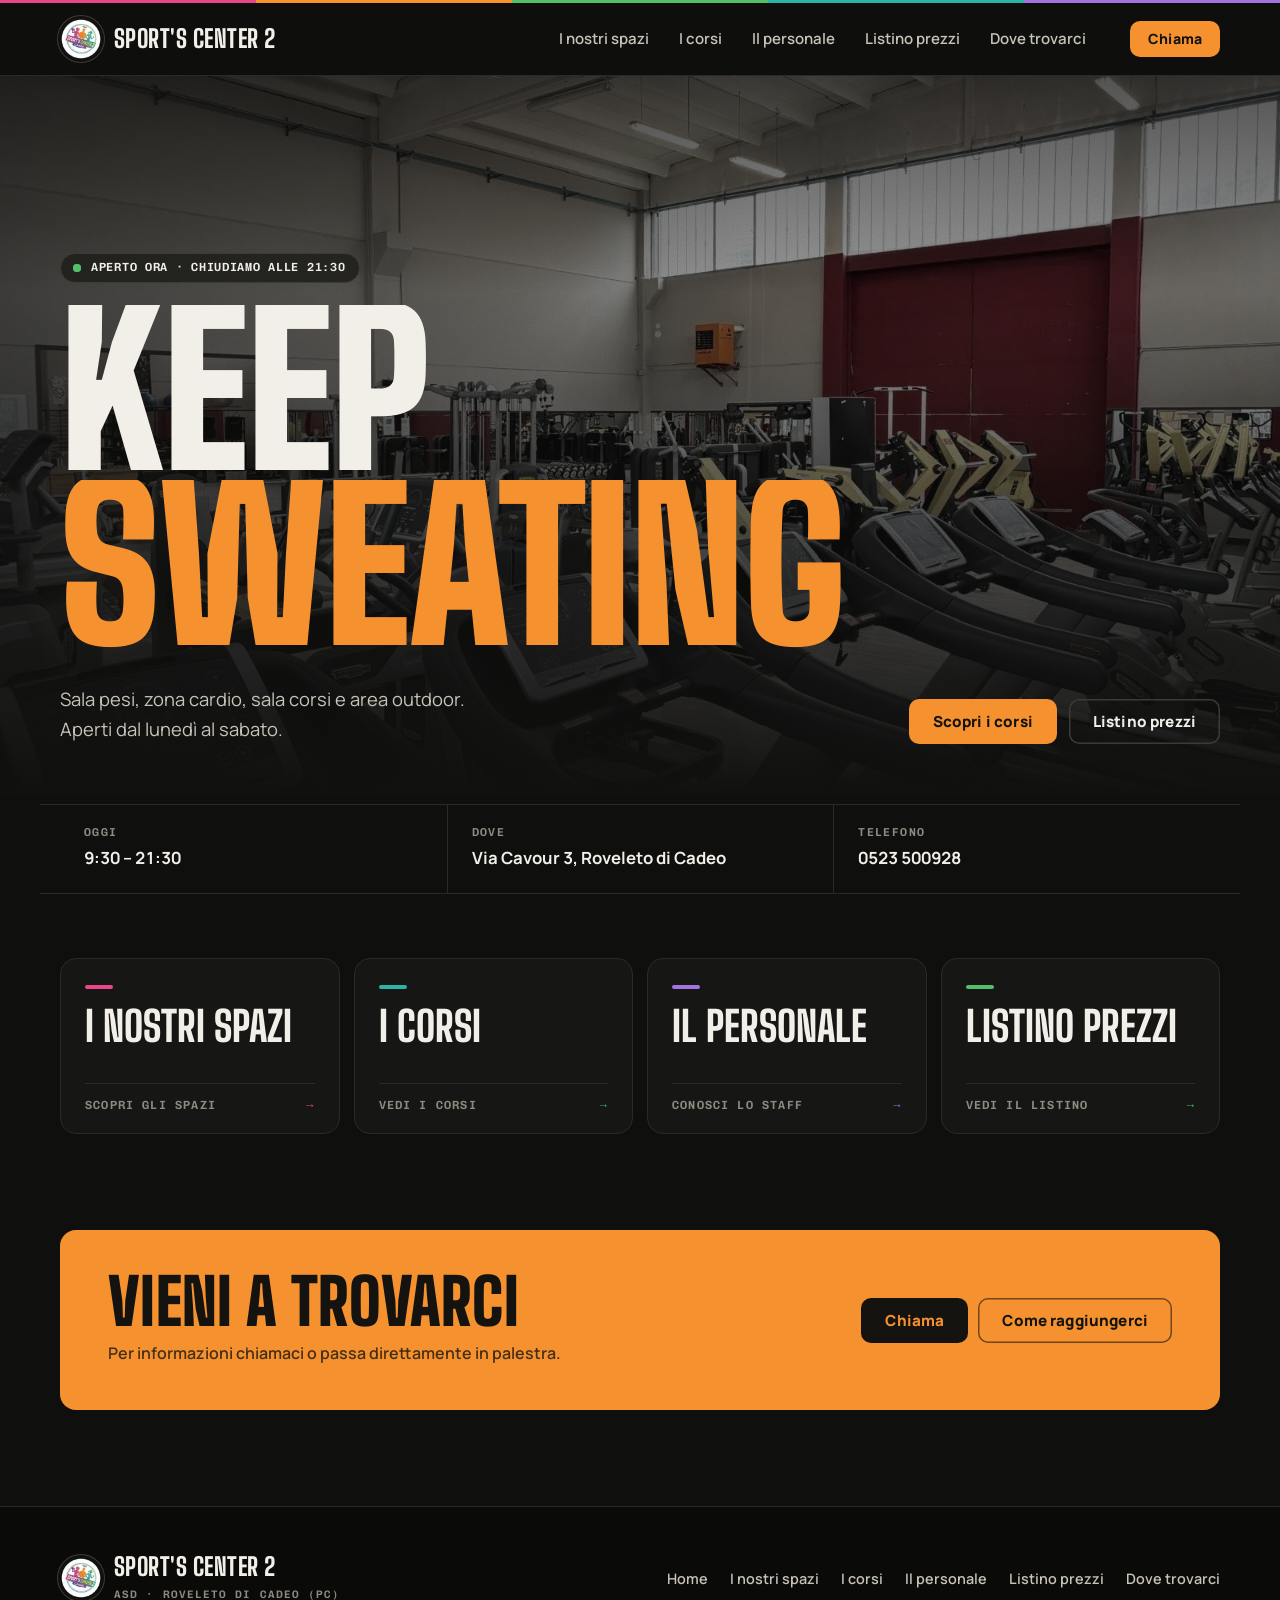
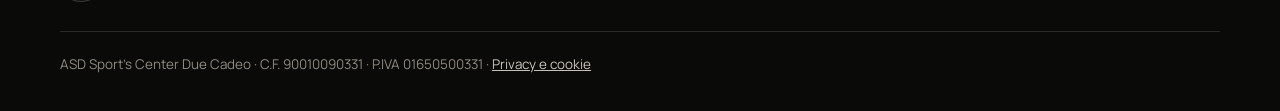
<file: docs/index.html>
<!doctype html>
<html lang="it">
<head>
<meta charset="utf-8">
<meta name="robots" content="noindex, nofollow">
<meta name="viewport" content="width=device-width, initial-scale=1, viewport-fit=cover">
<meta name="theme-color" content="#0F0F0E">
<meta name="color-scheme" content="dark">
<title>Sport's Center 2 · Palestra a Roveleto di Cadeo (PC)</title>
<meta name="description" content="ASD Sport's Center 2: sala pesi, zona cardio, sala corsi e area outdoor a Roveleto di Cadeo (Piacenza).">
<meta property="og:title" content="Sport's Center 2 · Palestra a Roveleto di Cadeo (PC)">
<meta property="og:description" content="ASD Sport's Center 2: sala pesi, zona cardio, sala corsi e area outdoor a Roveleto di Cadeo (Piacenza).">
<meta property="og:url" content="https://pippodosko.github.io/Sito-Palestra/">
<meta property="og:type" content="website">
<meta property="og:locale" content="it_IT">
<meta property="og:site_name" content="Sport's Center 2">
<meta property="og:image" content="https://pippodosko.github.io/Sito-Palestra/img/og.jpg">
<meta property="og:image:width" content="1200">
<meta property="og:image:height" content="630">
<meta name="twitter:card" content="summary_large_image">
<link rel="icon" href="img/favicon-32.png" sizes="32x32" type="image/png">
<link rel="icon" href="img/favicon-192.png" sizes="192x192" type="image/png">
<link rel="apple-touch-icon" href="img/apple-touch-icon.png">
<link rel="preload" as="image" href="img/hero-1600.webp" fetchpriority="high" imagesrcset="img/hero-800.webp 800w, img/hero-1600.webp 1600w" imagesizes="100vw">
<link rel="preload" as="font" type="font/woff" href="assets/fonts/big-shoulders-display.woff" crossorigin>
<link rel="preload" as="font" type="font/woff" href="assets/fonts/manrope.woff" crossorigin>
<link rel="stylesheet" href="assets/styles.css?v=1e2136d9">
</head>
<body>
<header>
  <div class="stripe"><span></span><span></span><span></span><span></span><span></span></div>
  <nav class="wrap nav" aria-label="Menu principale">
    <a class="brand" href="index.html">
      <img src="img/logo-128.webp" alt="Logo ASD Sport's Center 2" width="42" height="42">
      <b>Sport's Center 2</b>
    </a>
    <ul class="links">
      <li><a class="nav-link" href="spazi.html" style="--c:var(--magenta)">I nostri spazi</a></li>
      <li><a class="nav-link" href="corsi.html" style="--c:var(--teal)">I corsi</a></li>
      <li><a class="nav-link" href="personale.html" style="--c:var(--purple)">Il personale</a></li>
      <li><a class="nav-link" href="prezzi.html" style="--c:var(--green)">Listino prezzi</a></li>
      <li><a class="nav-link" href="dove-trovarci.html" style="--c:var(--orange)">Dove trovarci</a></li>
      <li class="menu-extra"><a class="btn" data-tel href="#">Chiama lo 0523 500928</a><p>Via Cavour 3 · Roveleto di Cadeo (PC)</p></li>
    </ul>
    <a class="btn nav-call" data-tel href="#">Chiama</a>
    <button class="menu-btn" aria-label="Apri il menu" aria-expanded="false"><span></span><span></span><span></span></button>
  </nav>
</header>
<main style="--sec:var(--orange)">
<section class="hero">
  <div class="hero-media"><img src="img/hero-1600.webp" srcset="img/hero-800.webp 800w, img/hero-1600.webp 1600w" sizes="100vw" width="1600" height="1200" alt="La sala dello Sport's Center 2 con i tapis roulant e le macchine Technogym" fetchpriority="high"></div>
  <div class="wrap hero-inner">
    <a class="status" data-status href="dove-trovarci.html#orari"><span class="dot"></span><span class="txt">Orari di apertura</span></a>
    <h1 class="hero-title"><span class="line"><span>Keep</span></span><span class="line"><span>sweating</span></span></h1>
    <div class="hero-foot">
      <p class="lead">Sala pesi, zona cardio, sala corsi e area outdoor. Aperti dal lunedì al sabato.</p>
      <div class="cta">
        <a class="btn" href="corsi.html">Scopri i corsi</a>
        <a class="btn ghost" href="prezzi.html">Listino prezzi</a>
      </div>
    </div>
  </div>
</section>

<div class="wrap facts">
  <a class="fact" href="dove-trovarci.html#orari"><small>Oggi</small><span data-today>Orari di apertura</span></a>
  <a class="fact" href="dove-trovarci.html"><small>Dove</small><span>Via Cavour 3, Roveleto di Cadeo</span></a>
  <a class="fact" data-tel href="#"><small>Telefono</small><span>0523 500928</span></a>
</div>

<div class="wrap tiles">
  <a class="tile" href="spazi.html" style="--c:var(--magenta)">
    <h2>I nostri spazi</h2>
    <span class="go">Scopri gli spazi <i>→</i></span>
  </a>
  <a class="tile" href="corsi.html" style="--c:var(--teal)">
    <h2>I corsi</h2>
    <span class="go">Vedi i corsi <i>→</i></span>
  </a>
  <a class="tile" href="personale.html" style="--c:var(--purple)">
    <h2>Il personale</h2>
    <span class="go">Conosci lo staff <i>→</i></span>
  </a>
  <a class="tile" href="prezzi.html" style="--c:var(--green)">
    <h2>Listino prezzi</h2>
    <span class="go">Vedi il listino <i>→</i></span>
  </a>
</div>

<div class="wrap"><div class="band">
    <div><h2 class="display">Vieni a trovarci</h2><p>Per informazioni chiamaci o passa direttamente in palestra.</p></div>
    <div class="btns"><a class="btn" data-tel href="#">Chiama</a><a class="btn ghost" href="dove-trovarci.html">Come raggiungerci</a></div>
    <div class="stripe"><span></span><span></span><span></span><span></span><span></span></div></div></div>
</main>
<footer>
  <div class="wrap">
    <div class="foot">
      <a class="brand" href="index.html"><img src="img/logo-128.webp" alt="" width="42" height="42" loading="lazy"><div><b>Sport's Center 2</b><small>ASD · Roveleto di Cadeo (PC)</small></div></a>
      <nav aria-label="Menu secondario"><a href="index.html">Home</a> <a href="spazi.html">I nostri spazi</a> <a href="corsi.html">I corsi</a> <a href="personale.html">Il personale</a> <a href="prezzi.html">Listino prezzi</a> <a href="dove-trovarci.html">Dove trovarci</a></nav>
    </div>
    <p class="legal">ASD Sport's Center Due Cadeo · C.F. 90010090331 · P.IVA 01650500331 · <a href="privacy.html">Privacy e cookie</a></p>
  </div>
</footer>
<script src="assets/script.js?v=fbadb438"></script>
</body>
</html>
</file>
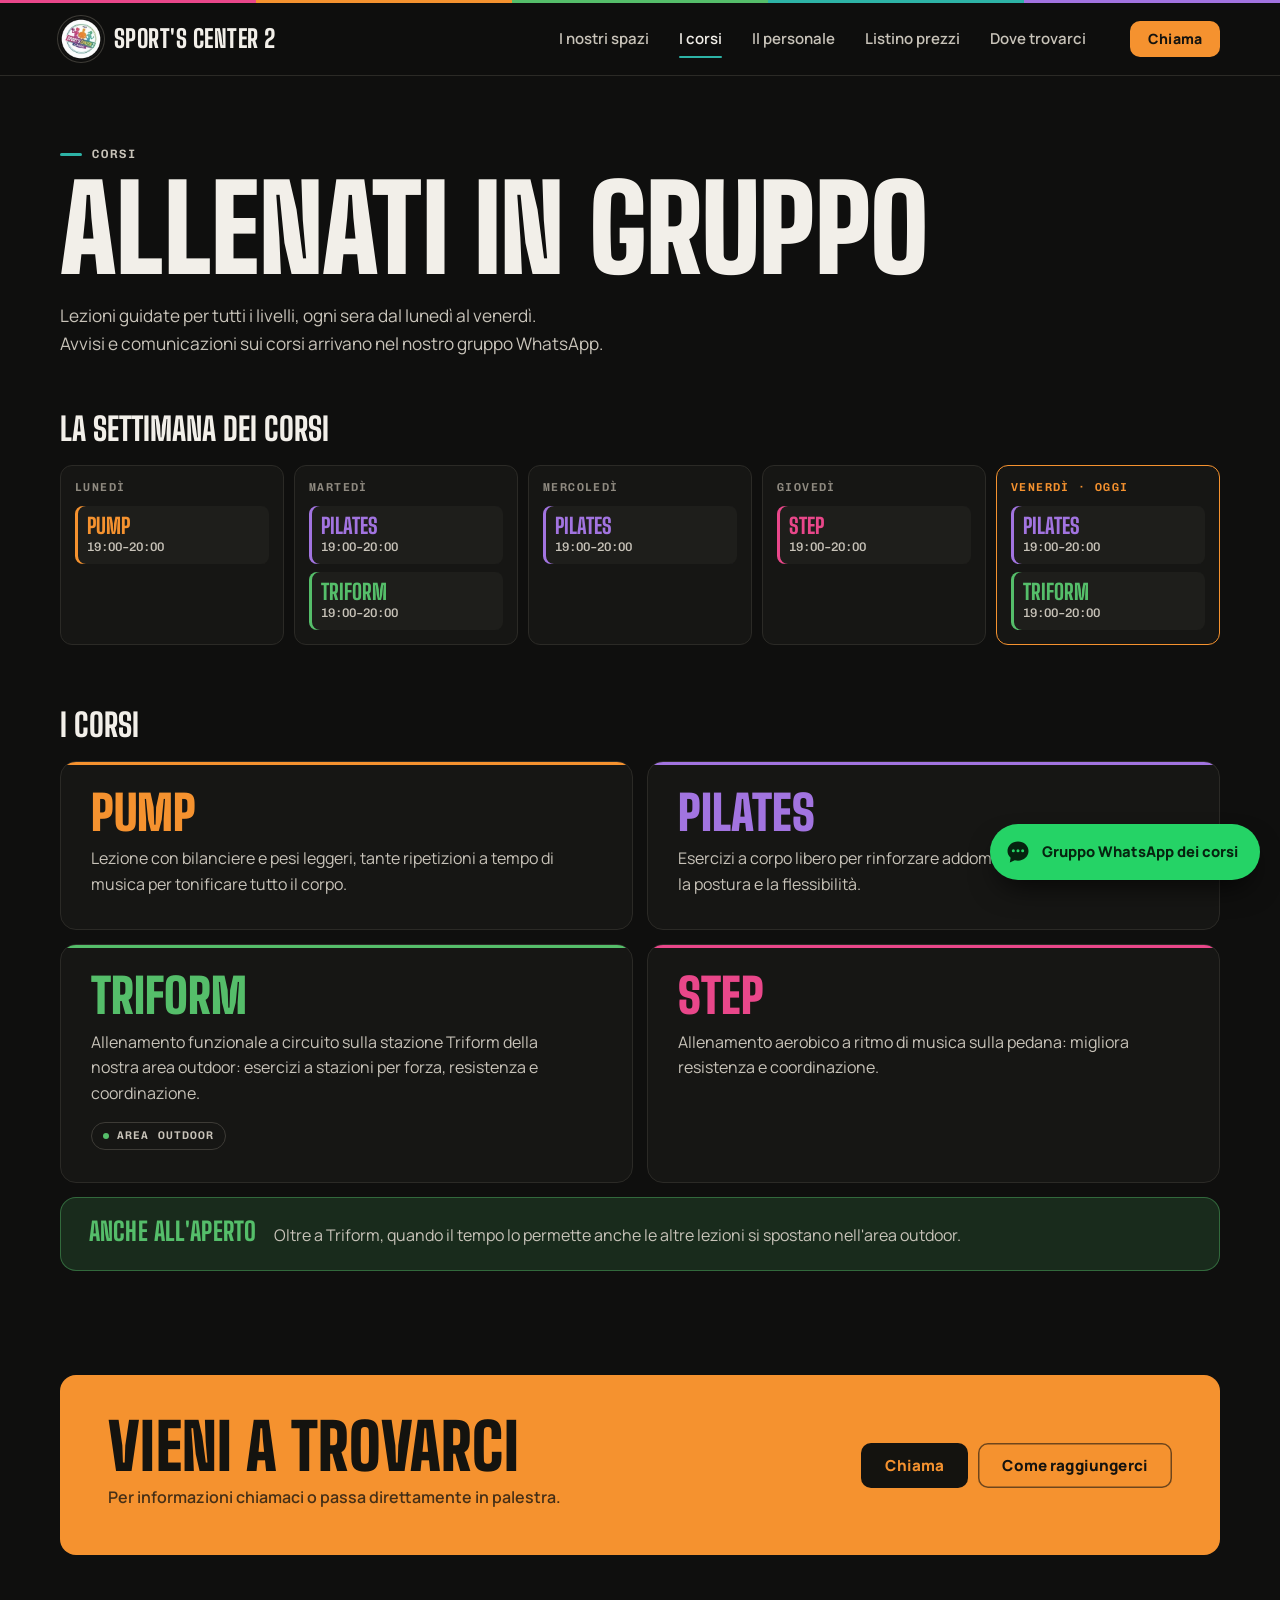
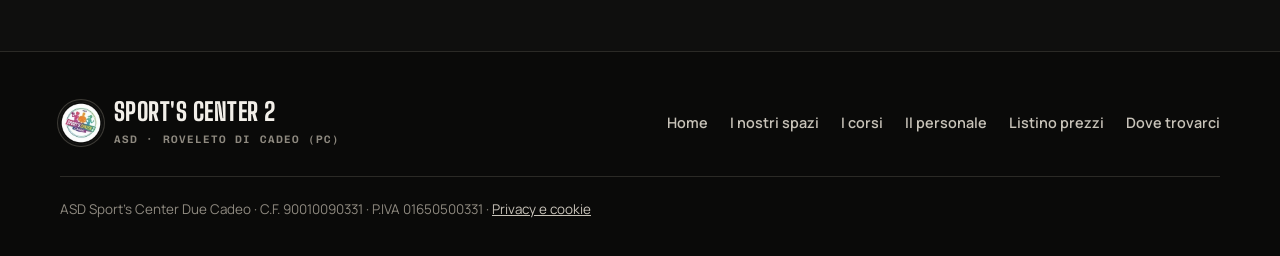
<file: docs/corsi.html>
<!doctype html>
<html lang="it">
<head>
<meta charset="utf-8">
<meta name="robots" content="noindex, nofollow">
<meta name="viewport" content="width=device-width, initial-scale=1, viewport-fit=cover">
<meta name="theme-color" content="#0F0F0E">
<meta name="color-scheme" content="dark">
<title>I corsi · Sport's Center 2</title>
<meta name="description" content="Pump, Pilates, Triform e Step: i corsi dello Sport's Center 2 con giorni e orari.">
<meta property="og:title" content="I corsi · Sport's Center 2">
<meta property="og:description" content="Pump, Pilates, Triform e Step: i corsi dello Sport's Center 2 con giorni e orari.">
<meta property="og:url" content="https://pippodosko.github.io/Sito-Palestra/corsi.html">
<meta property="og:type" content="website">
<meta property="og:locale" content="it_IT">
<meta property="og:site_name" content="Sport's Center 2">
<meta property="og:image" content="https://pippodosko.github.io/Sito-Palestra/img/og.jpg">
<meta property="og:image:width" content="1200">
<meta property="og:image:height" content="630">
<meta name="twitter:card" content="summary_large_image">
<link rel="icon" href="img/favicon-32.png" sizes="32x32" type="image/png">
<link rel="icon" href="img/favicon-192.png" sizes="192x192" type="image/png">
<link rel="apple-touch-icon" href="img/apple-touch-icon.png">

<link rel="preload" as="font" type="font/woff" href="assets/fonts/big-shoulders-display.woff" crossorigin>
<link rel="preload" as="font" type="font/woff" href="assets/fonts/manrope.woff" crossorigin>
<link rel="stylesheet" href="assets/styles.css?v=1e2136d9">
</head>
<body>
<header>
  <div class="stripe"><span></span><span></span><span></span><span></span><span></span></div>
  <nav class="wrap nav" aria-label="Menu principale">
    <a class="brand" href="index.html">
      <img src="img/logo-128.webp" alt="Logo ASD Sport's Center 2" width="42" height="42">
      <b>Sport's Center 2</b>
    </a>
    <ul class="links">
      <li><a class="nav-link" href="spazi.html" style="--c:var(--magenta)">I nostri spazi</a></li>
      <li><a class="nav-link active" aria-current="page" href="corsi.html" style="--c:var(--teal)">I corsi</a></li>
      <li><a class="nav-link" href="personale.html" style="--c:var(--purple)">Il personale</a></li>
      <li><a class="nav-link" href="prezzi.html" style="--c:var(--green)">Listino prezzi</a></li>
      <li><a class="nav-link" href="dove-trovarci.html" style="--c:var(--orange)">Dove trovarci</a></li>
      <li class="menu-extra"><a class="btn" data-tel href="#">Chiama lo 0523 500928</a><p>Via Cavour 3 · Roveleto di Cadeo (PC)</p></li>
    </ul>
    <a class="btn nav-call" data-tel href="#">Chiama</a>
    <button class="menu-btn" aria-label="Apri il menu" aria-expanded="false"><span></span><span></span><span></span></button>
  </nav>
</header>
<main style="--sec:var(--teal)">
<div class="wrap page-head">
  <p class="kicker">Corsi</p>
  <h1 class="display">Allenati in gruppo</h1>
  <p class="sec-intro">Lezioni guidate per tutti i livelli, ogni sera dal lunedì al venerdì.<br>Avvisi e comunicazioni sui corsi arrivano nel nostro gruppo WhatsApp.</p>
</div>
<div class="wrap page-body">
  <h2 class="sub-title">La settimana dei corsi</h2>
  <div class="week" id="week"></div>

  <h2 class="sub-title">I corsi</h2>
  <div class="courses">
    <article class="course" id="pump" style="--c:var(--orange)">
      <h2>Pump</h2>
      <p class="what">Lezione con bilanciere e pesi leggeri, tante ripetizioni a tempo di musica per tonificare tutto il corpo.</p>
    </article>
    <article class="course" id="pilates" style="--c:var(--purple)">
      <h2>Pilates</h2>
      <p class="what">Esercizi a corpo libero per rinforzare addome e schiena, migliorare la postura e la flessibilità.</p>
    </article>
    <article class="course" id="triform" style="--c:var(--green)">
      <h2>Triform</h2>
      <p class="what">Allenamento funzionale a circuito sulla stazione Triform della nostra area outdoor: esercizi a stazioni per forza, resistenza e coordinazione.</p>
      <span class="tag">Area outdoor</span>
    </article>
    <article class="course" id="step" style="--c:var(--magenta)">
      <h2>Step</h2>
      <p class="what">Allenamento aerobico a ritmo di musica sulla pedana: migliora resistenza e coordinazione.</p>
    </article>
  </div>
  <div class="outdoor"><span class="display">Anche all'aperto</span><span>Oltre a Triform, quando il tempo lo permette anche le altre lezioni si spostano nell'area outdoor.</span></div>
</div>

<a class="wa-float" data-wa-group href="#" aria-label="Entra nel gruppo WhatsApp dei corsi">
  <svg viewBox="0 0 24 24" width="28" height="28" aria-hidden="true"><path fill="currentColor" d="M12 3C6.9 3 3 6.6 3 11.1c0 2.3 1 4.3 2.7 5.8L5 21l4.2-1.9c.9.2 1.8.3 2.8.3 5.1 0 9-3.6 9-8.2S17.1 3 12 3Zm-4 9.3a1.3 1.3 0 1 1 0-2.6 1.3 1.3 0 0 1 0 2.6Zm4 0a1.3 1.3 0 1 1 0-2.6 1.3 1.3 0 0 1 0 2.6Zm4 0a1.3 1.3 0 1 1 0-2.6 1.3 1.3 0 0 1 0 2.6Z"/></svg>
  <span class="wa-label">Gruppo WhatsApp dei corsi</span>
</a>

<div class="wrap"><div class="band">
    <div><h2 class="display">Vieni a trovarci</h2><p>Per informazioni chiamaci o passa direttamente in palestra.</p></div>
    <div class="btns"><a class="btn" data-tel href="#">Chiama</a><a class="btn ghost" href="dove-trovarci.html">Come raggiungerci</a></div>
    <div class="stripe"><span></span><span></span><span></span><span></span><span></span></div></div></div>
</main>
<footer>
  <div class="wrap">
    <div class="foot">
      <a class="brand" href="index.html"><img src="img/logo-128.webp" alt="" width="42" height="42" loading="lazy"><div><b>Sport's Center 2</b><small>ASD · Roveleto di Cadeo (PC)</small></div></a>
      <nav aria-label="Menu secondario"><a href="index.html">Home</a> <a href="spazi.html">I nostri spazi</a> <a href="corsi.html">I corsi</a> <a href="personale.html">Il personale</a> <a href="prezzi.html">Listino prezzi</a> <a href="dove-trovarci.html">Dove trovarci</a></nav>
    </div>
    <p class="legal">ASD Sport's Center Due Cadeo · C.F. 90010090331 · P.IVA 01650500331 · <a href="privacy.html">Privacy e cookie</a></p>
  </div>
</footer>
<script src="assets/script.js?v=fbadb438"></script>
</body>
</html>
</file>
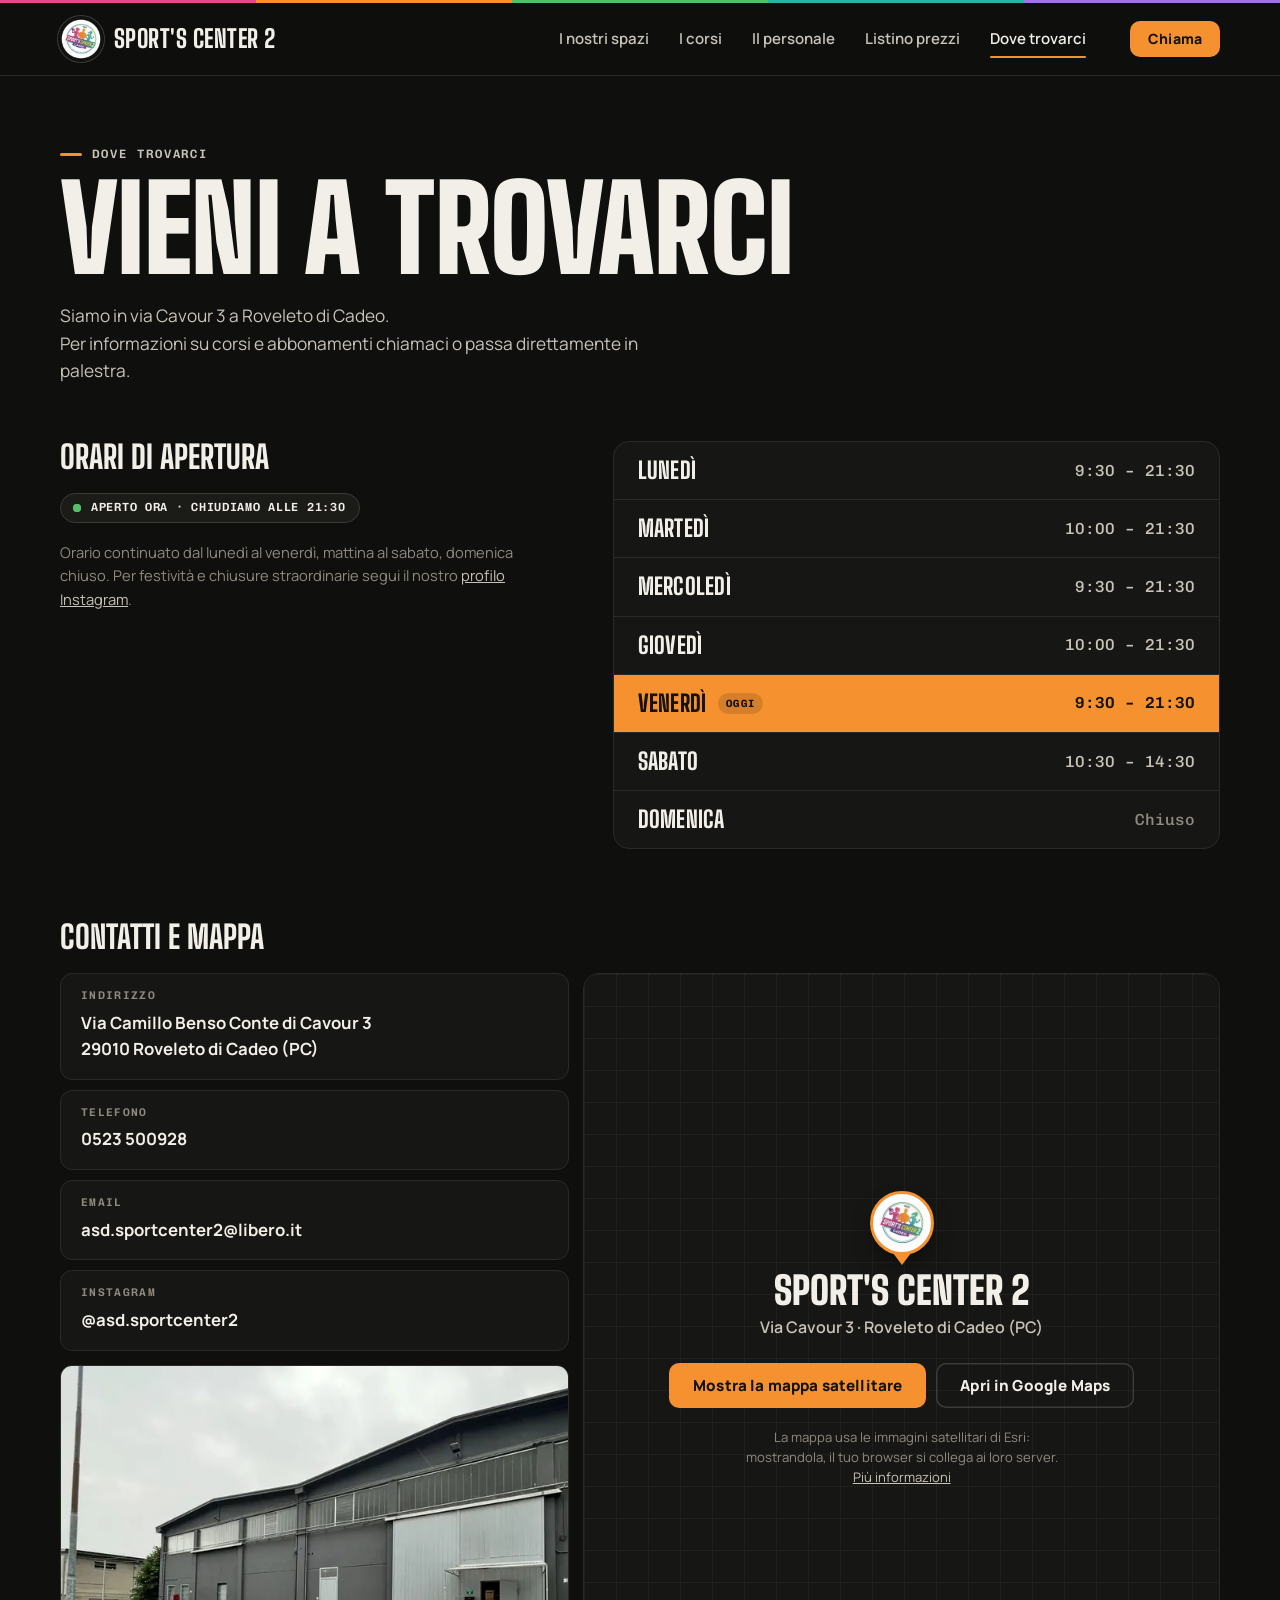
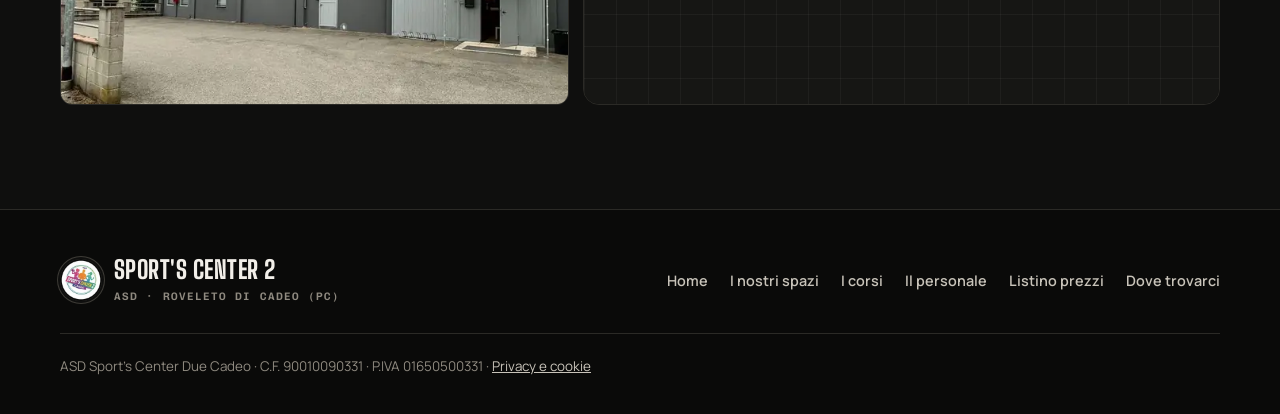
<file: docs/dove-trovarci.html>
<!doctype html>
<html lang="it">
<head>
<meta charset="utf-8">
<meta name="robots" content="noindex, nofollow">
<meta name="viewport" content="width=device-width, initial-scale=1, viewport-fit=cover">
<meta name="theme-color" content="#0F0F0E">
<meta name="color-scheme" content="dark">
<title>Dove trovarci · Sport's Center 2</title>
<meta name="description" content="Orari di apertura, indirizzo, telefono e mappa dello Sport's Center 2 a Roveleto di Cadeo.">
<meta property="og:title" content="Dove trovarci · Sport's Center 2">
<meta property="og:description" content="Orari di apertura, indirizzo, telefono e mappa dello Sport's Center 2 a Roveleto di Cadeo.">
<meta property="og:url" content="https://pippodosko.github.io/Sito-Palestra/dove-trovarci.html">
<meta property="og:type" content="website">
<meta property="og:locale" content="it_IT">
<meta property="og:site_name" content="Sport's Center 2">
<meta property="og:image" content="https://pippodosko.github.io/Sito-Palestra/img/og.jpg">
<meta property="og:image:width" content="1200">
<meta property="og:image:height" content="630">
<meta name="twitter:card" content="summary_large_image">
<link rel="icon" href="img/favicon-32.png" sizes="32x32" type="image/png">
<link rel="icon" href="img/favicon-192.png" sizes="192x192" type="image/png">
<link rel="apple-touch-icon" href="img/apple-touch-icon.png">

<link rel="preload" as="font" type="font/woff" href="assets/fonts/big-shoulders-display.woff" crossorigin>
<link rel="preload" as="font" type="font/woff" href="assets/fonts/manrope.woff" crossorigin>
<link rel="stylesheet" href="assets/styles.css?v=1e2136d9">
</head>
<body>
<header>
  <div class="stripe"><span></span><span></span><span></span><span></span><span></span></div>
  <nav class="wrap nav" aria-label="Menu principale">
    <a class="brand" href="index.html">
      <img src="img/logo-128.webp" alt="Logo ASD Sport's Center 2" width="42" height="42">
      <b>Sport's Center 2</b>
    </a>
    <ul class="links">
      <li><a class="nav-link" href="spazi.html" style="--c:var(--magenta)">I nostri spazi</a></li>
      <li><a class="nav-link" href="corsi.html" style="--c:var(--teal)">I corsi</a></li>
      <li><a class="nav-link" href="personale.html" style="--c:var(--purple)">Il personale</a></li>
      <li><a class="nav-link" href="prezzi.html" style="--c:var(--green)">Listino prezzi</a></li>
      <li><a class="nav-link active" aria-current="page" href="dove-trovarci.html" style="--c:var(--orange)">Dove trovarci</a></li>
      <li class="menu-extra"><a class="btn" data-tel href="#">Chiama lo 0523 500928</a><p>Via Cavour 3 · Roveleto di Cadeo (PC)</p></li>
    </ul>
    <a class="btn nav-call" data-tel href="#">Chiama</a>
    <button class="menu-btn" aria-label="Apri il menu" aria-expanded="false"><span></span><span></span><span></span></button>
  </nav>
</header>
<main style="--sec:var(--orange)">
<div class="wrap page-head">
  <p class="kicker">Dove trovarci</p>
  <h1 class="display">Vieni a trovarci</h1>
  <p class="sec-intro">Siamo in via Cavour 3 a Roveleto di Cadeo.<br>Per informazioni su corsi e abbonamenti chiamaci o passa direttamente in palestra.</p>
</div>
<div class="wrap page-body">
  <div class="hours-grid" id="orari">
    <div>
      <h2 class="sub-title">Orari di apertura</h2>
      <a class="status" data-status><span class="dot"></span><span class="txt">Orari di apertura</span></a>
      <p class="note">Orario continuato dal lunedì al venerdì, mattina al sabato, domenica chiuso. Per festività e chiusure straordinarie segui il nostro <a href="https://www.instagram.com/asd.sportcenter2/" target="_blank" rel="noopener">profilo Instagram</a>.</p>
    </div>
    <ul class="hours" id="hours"></ul>
  </div>

  <h2 class="sub-title">Contatti e mappa</h2>
  <div class="contacts">
    <div class="contact-col">
    <ul class="contact-list">
      <li><small>Indirizzo</small><span class="v">Via Camillo Benso Conte di Cavour 3<br>29010 Roveleto di Cadeo (PC)</span></li>
      <li><small>Telefono</small><a data-tel data-tel-text href="#"><span class="ph">DA INSERIRE</span></a></li>
      <li><small>Email</small><a href="mailto:asd.sportcenter2@libero.it">asd.sportcenter2@libero.it</a></li>
      <li><small>Instagram</small><a href="https://www.instagram.com/asd.sportcenter2/" target="_blank" rel="noopener">@asd.sportcenter2</a></li>
    </ul>
      <figure class="entrance">
        <img src="img/ingresso-1170.webp" srcset="img/ingresso-640.webp 640w, img/ingresso-1170.webp 1170w" sizes="(max-width: 860px) 100vw, 480px" width="1170" height="780" alt="L'esterno della palestra con l'ingresso sotto la pensilina" loading="lazy" decoding="async">
      </figure>
    </div>
    <div class="map" id="map" data-lat="44.961502" data-lng="9.8564491" data-leaflet-js="assets/leaflet/leaflet.js?v=1.9.4" data-leaflet-css="assets/leaflet/leaflet.css?v=1.9.4">
      <div class="map-card">
        <span class="map-pin"><img src="img/logo-128.webp" alt="" width="64" height="64"></span>
        <b>Sport's Center 2</b>
        <span>Via Cavour 3 · Roveleto di Cadeo (PC)</span>
        <div class="map-actions">
          <button class="btn" type="button" data-map-load hidden>Mostra la mappa satellitare</button>
          <a class="btn ghost" data-gmaps href="https://www.google.com/maps/search/?api=1&amp;query=Sport+Center+Due+Cadeo&amp;query_place_id=ChIJxSSkzuPxgEcRZihV5Zrj_hQ" target="_blank" rel="noopener">Apri in Google Maps</a>
        </div>
        <p class="map-note" data-map-note hidden>La mappa usa le immagini satellitari di Esri: mostrandola, il tuo browser si collega ai loro server. <a href="privacy.html#mappa">Più informazioni</a></p>
      </div>
    </div>
  </div>
</div>


</main>
<footer>
  <div class="wrap">
    <div class="foot">
      <a class="brand" href="index.html"><img src="img/logo-128.webp" alt="" width="42" height="42" loading="lazy"><div><b>Sport's Center 2</b><small>ASD · Roveleto di Cadeo (PC)</small></div></a>
      <nav aria-label="Menu secondario"><a href="index.html">Home</a> <a href="spazi.html">I nostri spazi</a> <a href="corsi.html">I corsi</a> <a href="personale.html">Il personale</a> <a href="prezzi.html">Listino prezzi</a> <a href="dove-trovarci.html">Dove trovarci</a></nav>
    </div>
    <p class="legal">ASD Sport's Center Due Cadeo · C.F. 90010090331 · P.IVA 01650500331 · <a href="privacy.html">Privacy e cookie</a></p>
  </div>
</footer>
<script src="assets/script.js?v=fbadb438"></script>
</body>
</html>
</file>
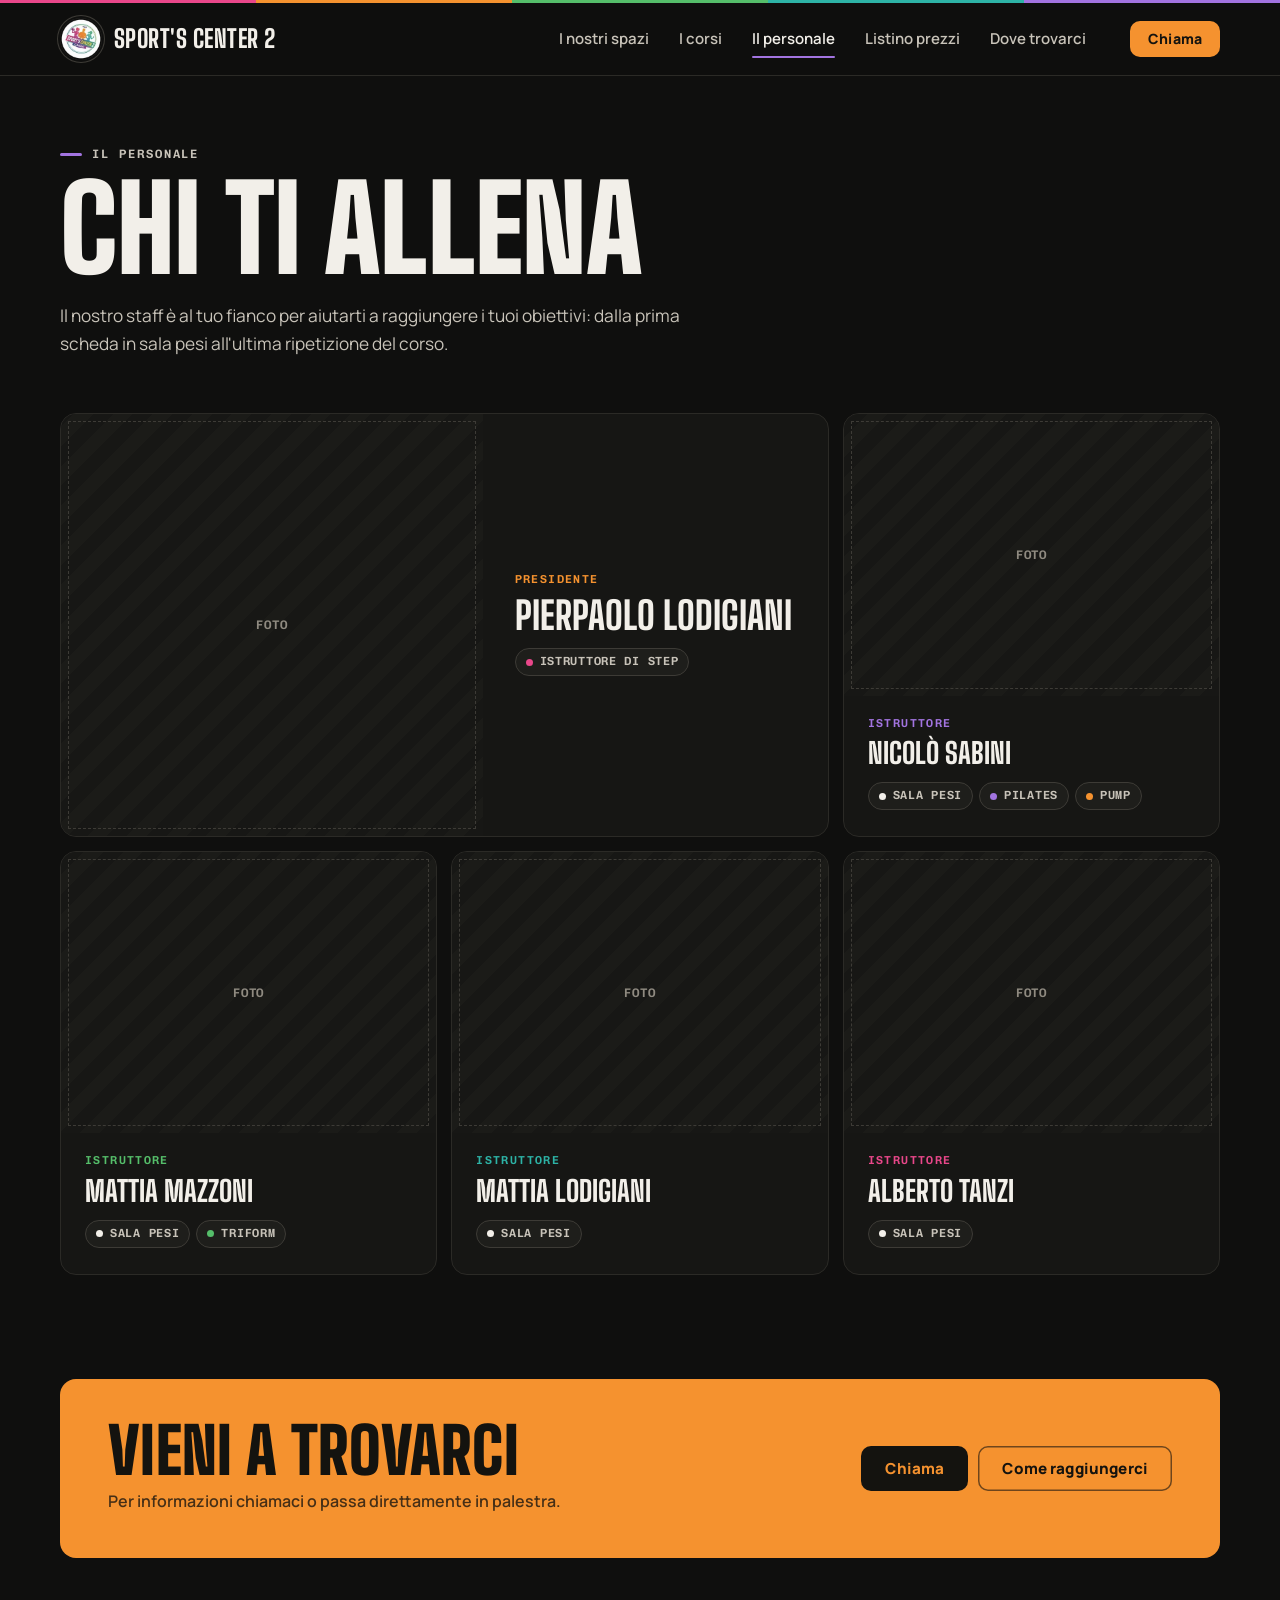
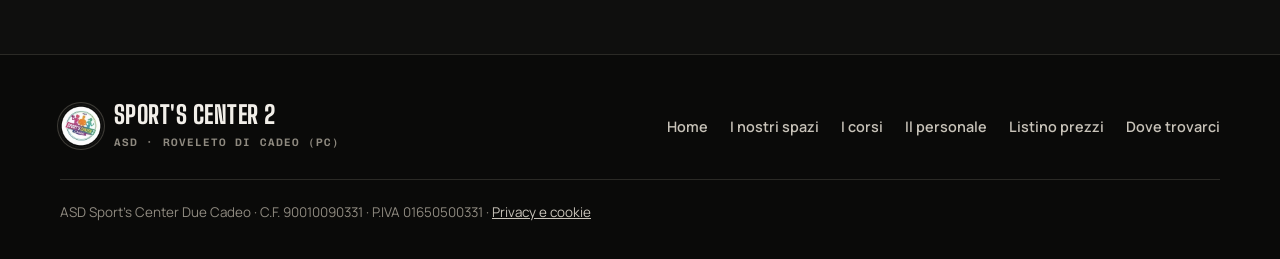
<file: docs/personale.html>
<!doctype html>
<html lang="it">
<head>
<meta charset="utf-8">
<meta name="robots" content="noindex, nofollow">
<meta name="viewport" content="width=device-width, initial-scale=1, viewport-fit=cover">
<meta name="theme-color" content="#0F0F0E">
<meta name="color-scheme" content="dark">
<title>Il personale · Sport's Center 2</title>
<meta name="description" content="Istruttori e staff dello Sport's Center 2 a Roveleto di Cadeo.">
<meta property="og:title" content="Il personale · Sport's Center 2">
<meta property="og:description" content="Istruttori e staff dello Sport's Center 2 a Roveleto di Cadeo.">
<meta property="og:url" content="https://pippodosko.github.io/Sito-Palestra/personale.html">
<meta property="og:type" content="website">
<meta property="og:locale" content="it_IT">
<meta property="og:site_name" content="Sport's Center 2">
<meta property="og:image" content="https://pippodosko.github.io/Sito-Palestra/img/og.jpg">
<meta property="og:image:width" content="1200">
<meta property="og:image:height" content="630">
<meta name="twitter:card" content="summary_large_image">
<link rel="icon" href="img/favicon-32.png" sizes="32x32" type="image/png">
<link rel="icon" href="img/favicon-192.png" sizes="192x192" type="image/png">
<link rel="apple-touch-icon" href="img/apple-touch-icon.png">

<link rel="preload" as="font" type="font/woff" href="assets/fonts/big-shoulders-display.woff" crossorigin>
<link rel="preload" as="font" type="font/woff" href="assets/fonts/manrope.woff" crossorigin>
<link rel="stylesheet" href="assets/styles.css?v=1e2136d9">
</head>
<body>
<header>
  <div class="stripe"><span></span><span></span><span></span><span></span><span></span></div>
  <nav class="wrap nav" aria-label="Menu principale">
    <a class="brand" href="index.html">
      <img src="img/logo-128.webp" alt="Logo ASD Sport's Center 2" width="42" height="42">
      <b>Sport's Center 2</b>
    </a>
    <ul class="links">
      <li><a class="nav-link" href="spazi.html" style="--c:var(--magenta)">I nostri spazi</a></li>
      <li><a class="nav-link" href="corsi.html" style="--c:var(--teal)">I corsi</a></li>
      <li><a class="nav-link active" aria-current="page" href="personale.html" style="--c:var(--purple)">Il personale</a></li>
      <li><a class="nav-link" href="prezzi.html" style="--c:var(--green)">Listino prezzi</a></li>
      <li><a class="nav-link" href="dove-trovarci.html" style="--c:var(--orange)">Dove trovarci</a></li>
      <li class="menu-extra"><a class="btn" data-tel href="#">Chiama lo 0523 500928</a><p>Via Cavour 3 · Roveleto di Cadeo (PC)</p></li>
    </ul>
    <a class="btn nav-call" data-tel href="#">Chiama</a>
    <button class="menu-btn" aria-label="Apri il menu" aria-expanded="false"><span></span><span></span><span></span></button>
  </nav>
</header>
<main style="--sec:var(--purple)">
<div class="wrap page-head">
  <p class="kicker">Il personale</p>
  <h1 class="display">Chi ti allena</h1>
  <p class="sec-intro">Il nostro staff è al tuo fianco per aiutarti a raggiungere i tuoi obiettivi: dalla prima scheda in sala pesi all'ultima ripetizione del corso.</p>
</div>
<div class="wrap page-body">
  <div class="staff">
    <article class="person lead-person" style="--c:var(--orange)">
      <div class="ph-block">Foto</div>
      <div class="person-body">
        <p class="role">Presidente</p>
        <h2>Pierpaolo Lodigiani</h2>
        <ul class="skills">
          <li style="--k:var(--magenta)">Istruttore di Step</li>
        </ul>
      </div>
    </article>
    <article class="person" style="--c:var(--purple)">
      <div class="ph-block">Foto</div>
      <div class="person-body">
        <p class="role">Istruttore</p>
        <h2>Nicolò Sabini</h2>
        <ul class="skills">
          <li style="--k:var(--chalk)">Sala pesi</li>
          <li style="--k:var(--purple)">Pilates</li>
          <li style="--k:var(--orange)">Pump</li>
        </ul>
      </div>
    </article>
    <article class="person" style="--c:var(--green)">
      <div class="ph-block">Foto</div>
      <div class="person-body">
        <p class="role">Istruttore</p>
        <h2>Mattia Mazzoni</h2>
        <ul class="skills">
          <li style="--k:var(--chalk)">Sala pesi</li>
          <li style="--k:var(--green)">Triform</li>
        </ul>
      </div>
    </article>
    <article class="person" style="--c:var(--teal)">
      <div class="ph-block">Foto</div>
      <div class="person-body">
        <p class="role">Istruttore</p>
        <h2>Mattia Lodigiani</h2>
        <ul class="skills">
          <li style="--k:var(--chalk)">Sala pesi</li>
        </ul>
      </div>
    </article>
    <article class="person" style="--c:var(--magenta)">
      <div class="ph-block">Foto</div>
      <div class="person-body">
        <p class="role">Istruttore</p>
        <h2>Alberto Tanzi</h2>
        <ul class="skills">
          <li style="--k:var(--chalk)">Sala pesi</li>
        </ul>
      </div>
    </article>
  </div>
</div>

<div class="wrap"><div class="band">
    <div><h2 class="display">Vieni a trovarci</h2><p>Per informazioni chiamaci o passa direttamente in palestra.</p></div>
    <div class="btns"><a class="btn" data-tel href="#">Chiama</a><a class="btn ghost" href="dove-trovarci.html">Come raggiungerci</a></div>
    <div class="stripe"><span></span><span></span><span></span><span></span><span></span></div></div></div>
</main>
<footer>
  <div class="wrap">
    <div class="foot">
      <a class="brand" href="index.html"><img src="img/logo-128.webp" alt="" width="42" height="42" loading="lazy"><div><b>Sport's Center 2</b><small>ASD · Roveleto di Cadeo (PC)</small></div></a>
      <nav aria-label="Menu secondario"><a href="index.html">Home</a> <a href="spazi.html">I nostri spazi</a> <a href="corsi.html">I corsi</a> <a href="personale.html">Il personale</a> <a href="prezzi.html">Listino prezzi</a> <a href="dove-trovarci.html">Dove trovarci</a></nav>
    </div>
    <p class="legal">ASD Sport's Center Due Cadeo · C.F. 90010090331 · P.IVA 01650500331 · <a href="privacy.html">Privacy e cookie</a></p>
  </div>
</footer>
<script src="assets/script.js?v=fbadb438"></script>
</body>
</html>
</file>
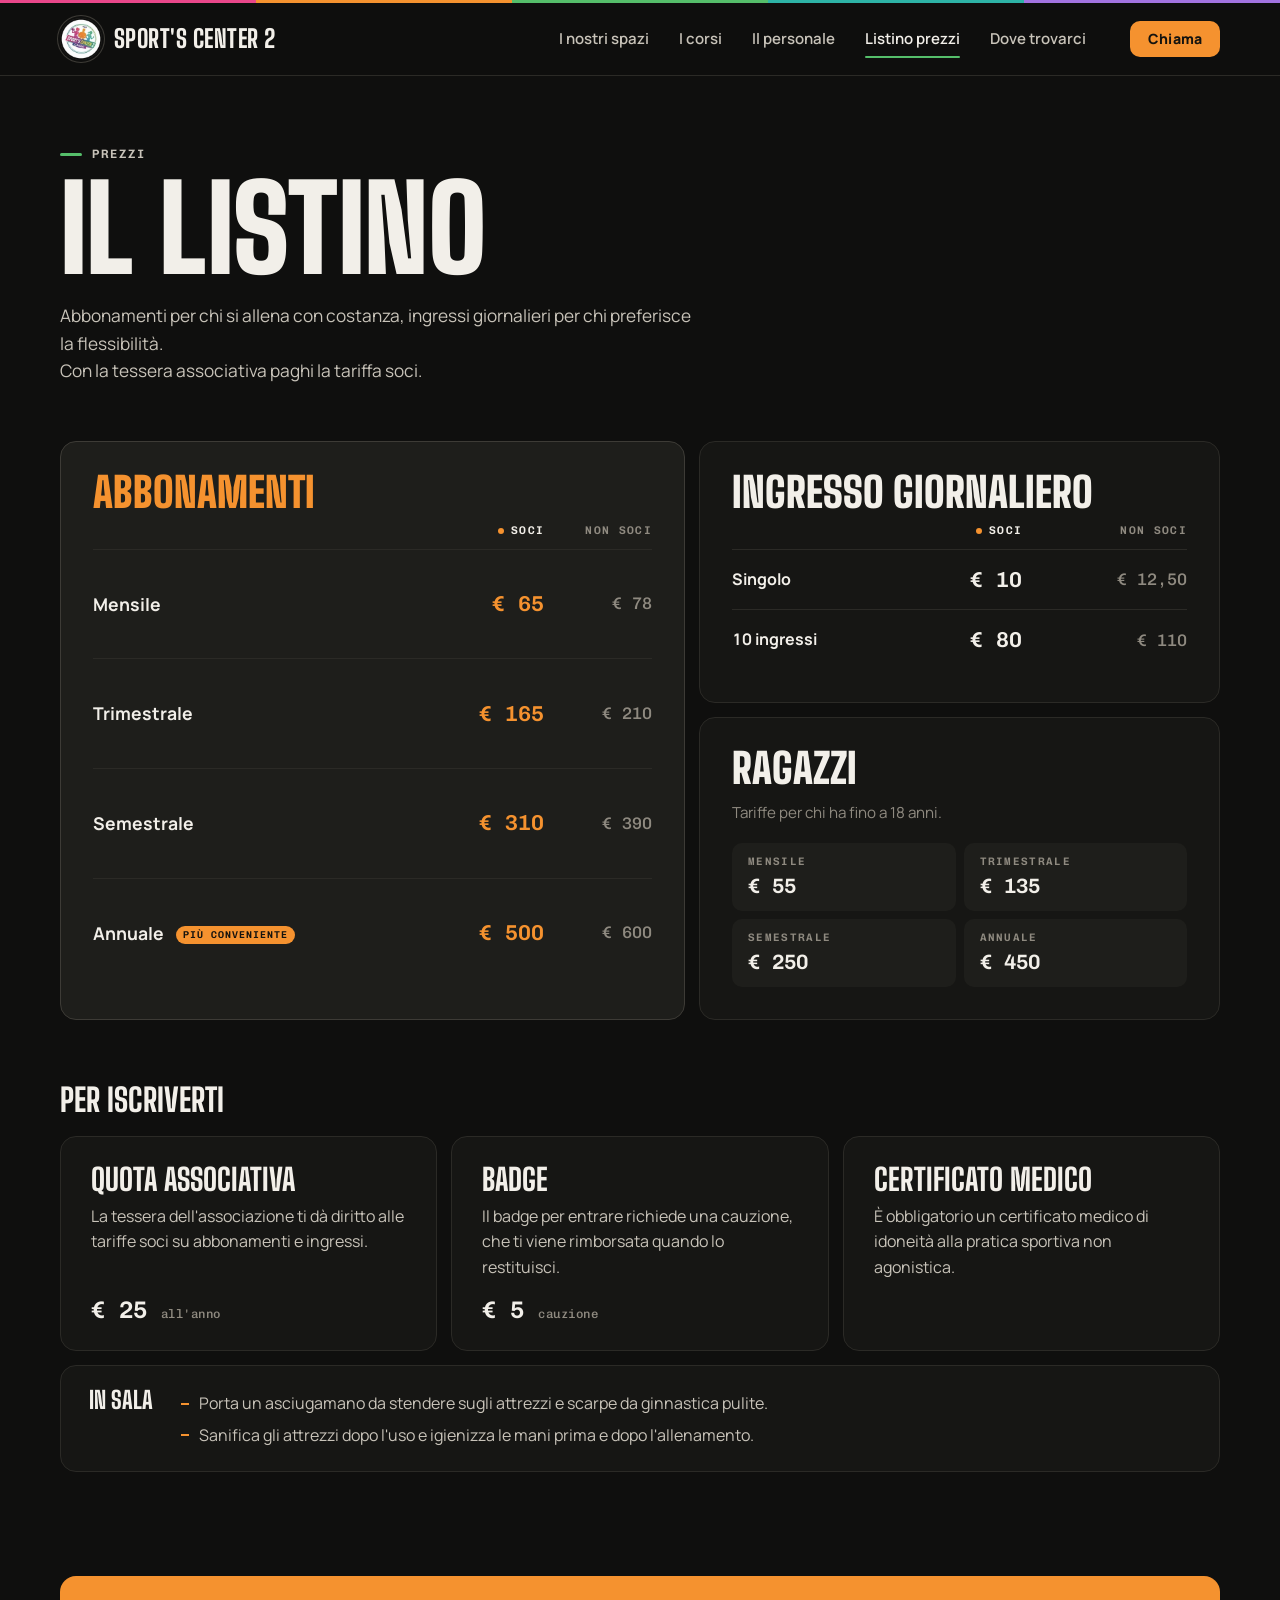
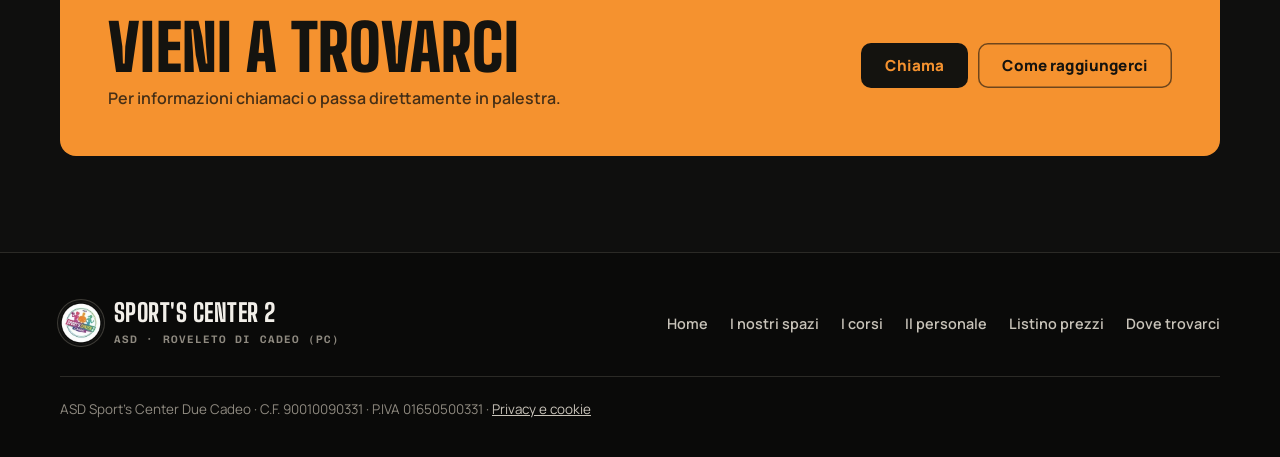
<file: docs/prezzi.html>
<!doctype html>
<html lang="it">
<head>
<meta charset="utf-8">
<meta name="robots" content="noindex, nofollow">
<meta name="viewport" content="width=device-width, initial-scale=1, viewport-fit=cover">
<meta name="theme-color" content="#0F0F0E">
<meta name="color-scheme" content="dark">
<title>Listino prezzi · Sport's Center 2</title>
<meta name="description" content="Abbonamenti dal mensile all'annuale, ingresso giornaliero e tariffe ragazzi, per soci e non soci.">
<meta property="og:title" content="Listino prezzi · Sport's Center 2">
<meta property="og:description" content="Abbonamenti dal mensile all'annuale, ingresso giornaliero e tariffe ragazzi, per soci e non soci.">
<meta property="og:url" content="https://pippodosko.github.io/Sito-Palestra/prezzi.html">
<meta property="og:type" content="website">
<meta property="og:locale" content="it_IT">
<meta property="og:site_name" content="Sport's Center 2">
<meta property="og:image" content="https://pippodosko.github.io/Sito-Palestra/img/og.jpg">
<meta property="og:image:width" content="1200">
<meta property="og:image:height" content="630">
<meta name="twitter:card" content="summary_large_image">
<link rel="icon" href="img/favicon-32.png" sizes="32x32" type="image/png">
<link rel="icon" href="img/favicon-192.png" sizes="192x192" type="image/png">
<link rel="apple-touch-icon" href="img/apple-touch-icon.png">

<link rel="preload" as="font" type="font/woff" href="assets/fonts/big-shoulders-display.woff" crossorigin>
<link rel="preload" as="font" type="font/woff" href="assets/fonts/manrope.woff" crossorigin>
<link rel="stylesheet" href="assets/styles.css?v=1e2136d9">
</head>
<body>
<header>
  <div class="stripe"><span></span><span></span><span></span><span></span><span></span></div>
  <nav class="wrap nav" aria-label="Menu principale">
    <a class="brand" href="index.html">
      <img src="img/logo-128.webp" alt="Logo ASD Sport's Center 2" width="42" height="42">
      <b>Sport's Center 2</b>
    </a>
    <ul class="links">
      <li><a class="nav-link" href="spazi.html" style="--c:var(--magenta)">I nostri spazi</a></li>
      <li><a class="nav-link" href="corsi.html" style="--c:var(--teal)">I corsi</a></li>
      <li><a class="nav-link" href="personale.html" style="--c:var(--purple)">Il personale</a></li>
      <li><a class="nav-link active" aria-current="page" href="prezzi.html" style="--c:var(--green)">Listino prezzi</a></li>
      <li><a class="nav-link" href="dove-trovarci.html" style="--c:var(--orange)">Dove trovarci</a></li>
      <li class="menu-extra"><a class="btn" data-tel href="#">Chiama lo 0523 500928</a><p>Via Cavour 3 · Roveleto di Cadeo (PC)</p></li>
    </ul>
    <a class="btn nav-call" data-tel href="#">Chiama</a>
    <button class="menu-btn" aria-label="Apri il menu" aria-expanded="false"><span></span><span></span><span></span></button>
  </nav>
</header>
<main style="--sec:var(--green)">
<div class="wrap page-head">
  <p class="kicker">Prezzi</p>
  <h1 class="display">Il listino</h1>
  <p class="sec-intro">Abbonamenti per chi si allena con costanza, ingressi giornalieri per chi preferisce la flessibilità.<br>Con la tessera associativa paghi la tariffa soci.</p>
</div>
<div class="wrap page-body">
  <div class="price-groups">
    <section class="price-group dark main">
      <h2>Abbonamenti</h2>
      <table class="ptable">
        <thead><tr><th scope="col"><span class="sr">Durata</span></th><th scope="col" class="soci">Soci</th><th scope="col">Non soci</th></tr></thead>
        <tbody>
          <tr><th scope="row">Mensile</th><td class="soci">€ 65</td><td>€ 78</td></tr>
          <tr><th scope="row">Trimestrale</th><td class="soci">€ 165</td><td>€ 210</td></tr>
          <tr><th scope="row">Semestrale</th><td class="soci">€ 310</td><td>€ 390</td></tr>
          <tr><th scope="row">Annuale <span class="best">Più conveniente</span></th><td class="soci">€ 500</td><td>€ 600</td></tr>
        </tbody>
      </table>
    </section>

    <section class="price-group">
      <h2>Ingresso giornaliero</h2>
      <table class="ptable">
        <thead><tr><th scope="col"><span class="sr">Formula</span></th><th scope="col" class="soci">Soci</th><th scope="col">Non soci</th></tr></thead>
        <tbody>
          <tr><th scope="row">Singolo</th><td class="soci">€ 10</td><td>€ 12,50</td></tr>
          <tr><th scope="row">10 ingressi</th><td class="soci">€ 80</td><td>€ 110</td></tr>
        </tbody>
      </table>
    </section>

    <section class="price-group">
      <h2>Ragazzi</h2>
      <p class="sub">Tariffe per chi ha fino a 18 anni.</p>
      <ul class="kids">
        <li><small>Mensile</small><b>€ 55</b></li>
        <li><small>Trimestrale</small><b>€ 135</b></li>
        <li><small>Semestrale</small><b>€ 250</b></li>
        <li><small>Annuale</small><b>€ 450</b></li>
      </ul>
    </section>
  </div>

  <h2 class="sub-title">Per iscriverti</h2>
  <div class="reqs">
    <div class="req">
      <h3>Quota associativa</h3>
      <p>La tessera dell'associazione ti dà diritto alle tariffe soci su abbonamenti e ingressi.</p>
      <span class="req-price">€ 25 <small>all'anno</small></span>
    </div>
    <div class="req">
      <h3>Badge</h3>
      <p>Il badge per entrare richiede una cauzione, che ti viene rimborsata quando lo restituisci.</p>
      <span class="req-price">€ 5 <small>cauzione</small></span>
    </div>
    <div class="req">
      <h3>Certificato medico</h3>
      <p>È obbligatorio un certificato medico di idoneità alla pratica sportiva non agonistica.</p>
    </div>
  </div>

  <div class="rules">
    <h3>In sala</h3>
    <ul>
      <li>Porta un asciugamano da stendere sugli attrezzi e scarpe da ginnastica pulite.</li>
      <li>Sanifica gli attrezzi dopo l'uso e igienizza le mani prima e dopo l'allenamento.</li>
    </ul>
  </div>
</div>

<div class="wrap"><div class="band">
    <div><h2 class="display">Vieni a trovarci</h2><p>Per informazioni chiamaci o passa direttamente in palestra.</p></div>
    <div class="btns"><a class="btn" data-tel href="#">Chiama</a><a class="btn ghost" href="dove-trovarci.html">Come raggiungerci</a></div>
    <div class="stripe"><span></span><span></span><span></span><span></span><span></span></div></div></div>
</main>
<footer>
  <div class="wrap">
    <div class="foot">
      <a class="brand" href="index.html"><img src="img/logo-128.webp" alt="" width="42" height="42" loading="lazy"><div><b>Sport's Center 2</b><small>ASD · Roveleto di Cadeo (PC)</small></div></a>
      <nav aria-label="Menu secondario"><a href="index.html">Home</a> <a href="spazi.html">I nostri spazi</a> <a href="corsi.html">I corsi</a> <a href="personale.html">Il personale</a> <a href="prezzi.html">Listino prezzi</a> <a href="dove-trovarci.html">Dove trovarci</a></nav>
    </div>
    <p class="legal">ASD Sport's Center Due Cadeo · C.F. 90010090331 · P.IVA 01650500331 · <a href="privacy.html">Privacy e cookie</a></p>
  </div>
</footer>
<script src="assets/script.js?v=fbadb438"></script>
</body>
</html>
</file>
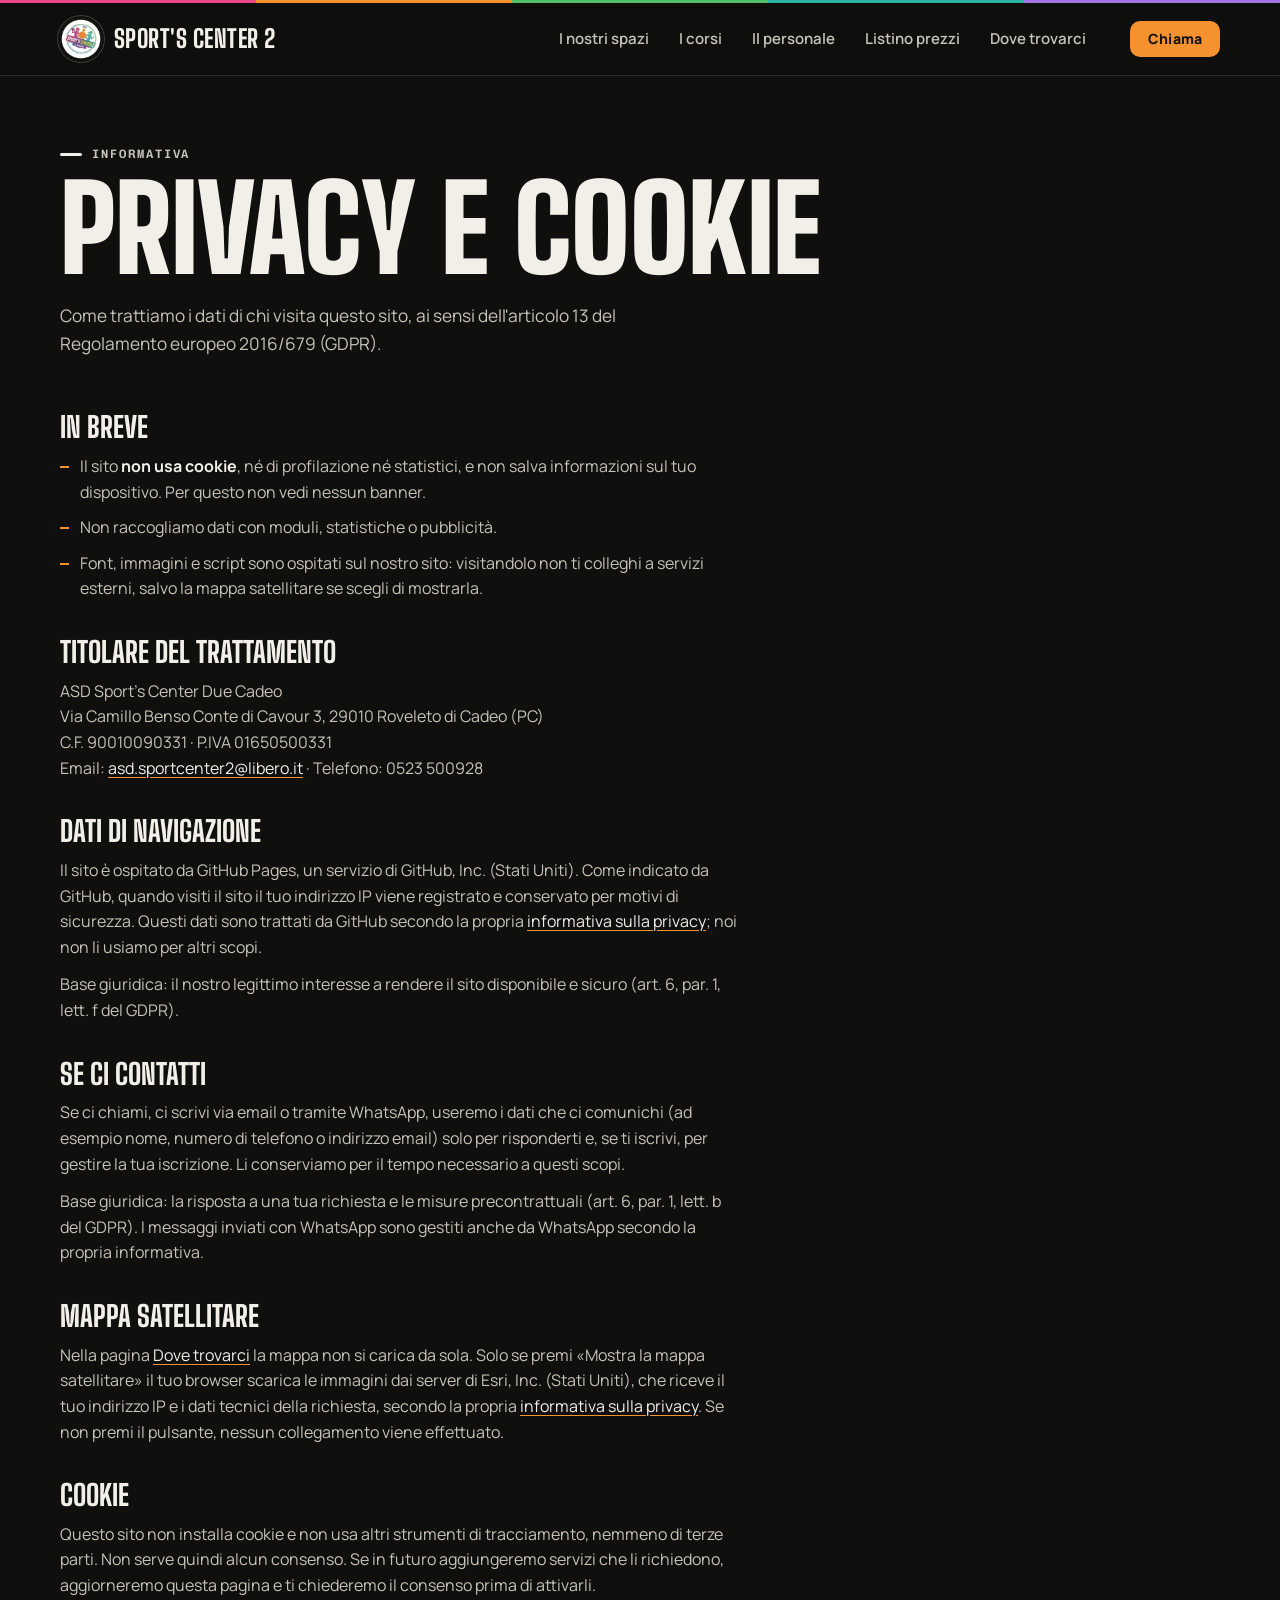
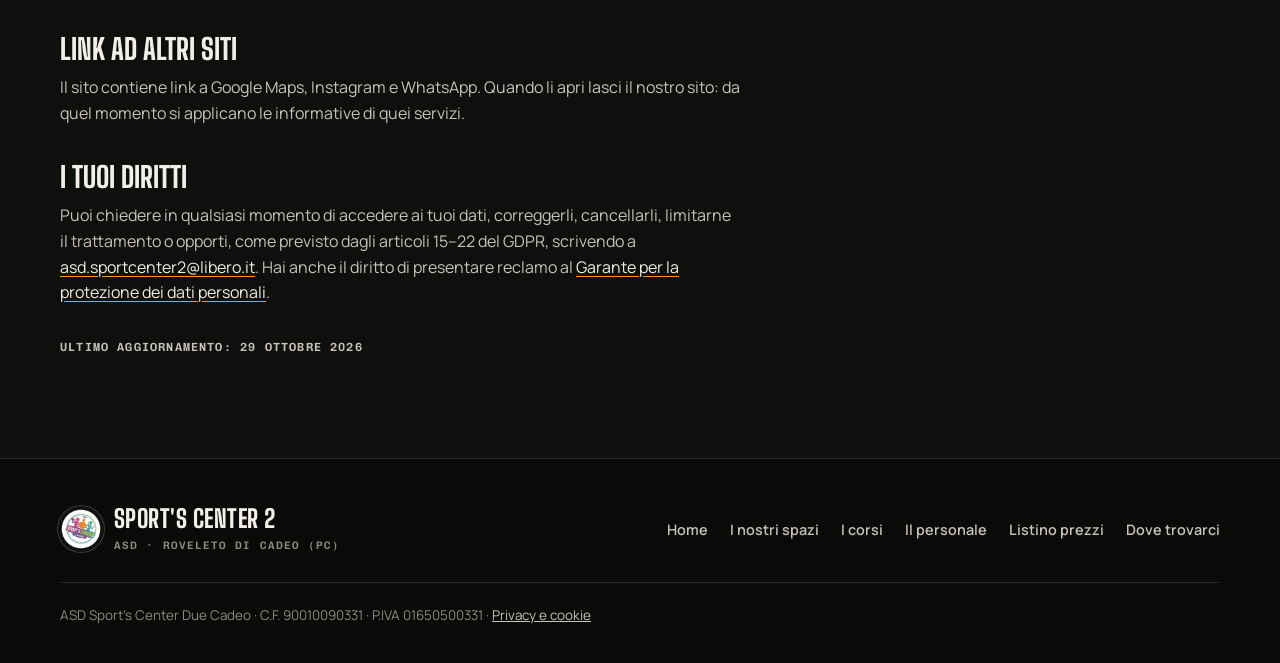
<file: docs/privacy.html>
<!doctype html>
<html lang="it">
<head>
<meta charset="utf-8">
<meta name="robots" content="noindex, nofollow">
<meta name="viewport" content="width=device-width, initial-scale=1, viewport-fit=cover">
<meta name="theme-color" content="#0F0F0E">
<meta name="color-scheme" content="dark">
<title>Privacy e cookie · Sport's Center 2</title>
<meta name="description" content="Informativa sulla privacy e sui cookie del sito dello Sport's Center 2.">
<meta property="og:title" content="Privacy e cookie · Sport's Center 2">
<meta property="og:description" content="Informativa sulla privacy e sui cookie del sito dello Sport's Center 2.">
<meta property="og:url" content="https://pippodosko.github.io/Sito-Palestra/privacy.html">
<meta property="og:type" content="website">
<meta property="og:locale" content="it_IT">
<meta property="og:site_name" content="Sport's Center 2">
<meta property="og:image" content="https://pippodosko.github.io/Sito-Palestra/img/og.jpg">
<meta property="og:image:width" content="1200">
<meta property="og:image:height" content="630">
<meta name="twitter:card" content="summary_large_image">
<link rel="icon" href="img/favicon-32.png" sizes="32x32" type="image/png">
<link rel="icon" href="img/favicon-192.png" sizes="192x192" type="image/png">
<link rel="apple-touch-icon" href="img/apple-touch-icon.png">

<link rel="preload" as="font" type="font/woff" href="assets/fonts/big-shoulders-display.woff" crossorigin>
<link rel="preload" as="font" type="font/woff" href="assets/fonts/manrope.woff" crossorigin>
<link rel="stylesheet" href="assets/styles.css?v=1e2136d9">
</head>
<body>
<header>
  <div class="stripe"><span></span><span></span><span></span><span></span><span></span></div>
  <nav class="wrap nav" aria-label="Menu principale">
    <a class="brand" href="index.html">
      <img src="img/logo-128.webp" alt="Logo ASD Sport's Center 2" width="42" height="42">
      <b>Sport's Center 2</b>
    </a>
    <ul class="links">
      <li><a class="nav-link" href="spazi.html" style="--c:var(--magenta)">I nostri spazi</a></li>
      <li><a class="nav-link" href="corsi.html" style="--c:var(--teal)">I corsi</a></li>
      <li><a class="nav-link" href="personale.html" style="--c:var(--purple)">Il personale</a></li>
      <li><a class="nav-link" href="prezzi.html" style="--c:var(--green)">Listino prezzi</a></li>
      <li><a class="nav-link" href="dove-trovarci.html" style="--c:var(--orange)">Dove trovarci</a></li>
      <li class="menu-extra"><a class="btn" data-tel href="#">Chiama lo 0523 500928</a><p>Via Cavour 3 · Roveleto di Cadeo (PC)</p></li>
    </ul>
    <a class="btn nav-call" data-tel href="#">Chiama</a>
    <button class="menu-btn" aria-label="Apri il menu" aria-expanded="false"><span></span><span></span><span></span></button>
  </nav>
</header>
<main style="--sec:var(--chalk)">
<div class="wrap page-head">
  <p class="kicker">Informativa</p>
  <h1 class="display">Privacy e cookie</h1>
  <p class="sec-intro">Come trattiamo i dati di chi visita questo sito, ai sensi dell'articolo 13 del Regolamento europeo 2016/679 (GDPR).</p>
</div>
<div class="wrap page-body">
  <article class="legal-text">
    <section>
      <h2>In breve</h2>
      <ul>
        <li>Il sito <b>non usa cookie</b>, né di profilazione né statistici, e non salva informazioni sul tuo dispositivo. Per questo non vedi nessun banner.</li>
        <li>Non raccogliamo dati con moduli, statistiche o pubblicità.</li>
        <li>Font, immagini e script sono ospitati sul nostro sito: visitandolo non ti colleghi a servizi esterni, salvo la mappa satellitare se scegli di mostrarla.</li>
      </ul>
    </section>

    <section>
      <h2>Titolare del trattamento</h2>
      <p>ASD Sport's Center Due Cadeo<br>
      Via Camillo Benso Conte di Cavour 3, 29010 Roveleto di Cadeo (PC)<br>
      C.F. 90010090331 · P.IVA 01650500331<br>
      Email: <a href="mailto:asd.sportcenter2@libero.it">asd.sportcenter2@libero.it</a> · Telefono: 0523 500928</p>
    </section>

    <section>
      <h2>Dati di navigazione</h2>
      <p>Il sito è ospitato da GitHub Pages, un servizio di GitHub, Inc. (Stati Uniti). Come indicato da GitHub, quando visiti il sito il tuo indirizzo IP viene registrato e conservato per motivi di sicurezza. Questi dati sono trattati da GitHub secondo la propria <a href="https://docs.github.com/site-policy/privacy-policies/github-general-privacy-statement" target="_blank" rel="noopener">informativa sulla privacy</a>; noi non li usiamo per altri scopi.</p>
      <p>Base giuridica: il nostro legittimo interesse a rendere il sito disponibile e sicuro (art. 6, par. 1, lett. f del GDPR).</p>
    </section>

    <section>
      <h2>Se ci contatti</h2>
      <p>Se ci chiami, ci scrivi via email o tramite WhatsApp, useremo i dati che ci comunichi (ad esempio nome, numero di telefono o indirizzo email) solo per risponderti e, se ti iscrivi, per gestire la tua iscrizione. Li conserviamo per il tempo necessario a questi scopi.</p>
      <p>Base giuridica: la risposta a una tua richiesta e le misure precontrattuali (art. 6, par. 1, lett. b del GDPR). I messaggi inviati con WhatsApp sono gestiti anche da WhatsApp secondo la propria informativa.</p>
    </section>

    <section id="mappa">
      <h2>Mappa satellitare</h2>
      <p>Nella pagina <a href="dove-trovarci.html">Dove trovarci</a> la mappa non si carica da sola. Solo se premi «Mostra la mappa satellitare» il tuo browser scarica le immagini dai server di Esri, Inc. (Stati Uniti), che riceve il tuo indirizzo IP e i dati tecnici della richiesta, secondo la propria <a href="https://www.esri.com/en-us/privacy/overview" target="_blank" rel="noopener">informativa sulla privacy</a>. Se non premi il pulsante, nessun collegamento viene effettuato.</p>
    </section>

    <section>
      <h2>Cookie</h2>
      <p>Questo sito non installa cookie e non usa altri strumenti di tracciamento, nemmeno di terze parti. Non serve quindi alcun consenso. Se in futuro aggiungeremo servizi che li richiedono, aggiorneremo questa pagina e ti chiederemo il consenso prima di attivarli.</p>
    </section>

    <section>
      <h2>Link ad altri siti</h2>
      <p>Il sito contiene link a Google Maps, Instagram e WhatsApp. Quando li apri lasci il nostro sito: da quel momento si applicano le informative di quei servizi.</p>
    </section>

    <section>
      <h2>I tuoi diritti</h2>
      <p>Puoi chiedere in qualsiasi momento di accedere ai tuoi dati, correggerli, cancellarli, limitarne il trattamento o opporti, come previsto dagli articoli 15–22 del GDPR, scrivendo a <a href="mailto:asd.sportcenter2@libero.it">asd.sportcenter2@libero.it</a>. Hai anche il diritto di presentare reclamo al <a href="https://www.garanteprivacy.it" target="_blank" rel="noopener">Garante per la protezione dei dati personali</a>.</p>
    </section>

    <p class="legal-date">Ultimo aggiornamento: 29 ottobre 2026</p>
  </article>
</div>


</main>
<footer>
  <div class="wrap">
    <div class="foot">
      <a class="brand" href="index.html"><img src="img/logo-128.webp" alt="" width="42" height="42" loading="lazy"><div><b>Sport's Center 2</b><small>ASD · Roveleto di Cadeo (PC)</small></div></a>
      <nav aria-label="Menu secondario"><a href="index.html">Home</a> <a href="spazi.html">I nostri spazi</a> <a href="corsi.html">I corsi</a> <a href="personale.html">Il personale</a> <a href="prezzi.html">Listino prezzi</a> <a href="dove-trovarci.html">Dove trovarci</a></nav>
    </div>
    <p class="legal">ASD Sport's Center Due Cadeo · C.F. 90010090331 · P.IVA 01650500331 · <a href="privacy.html">Privacy e cookie</a></p>
  </div>
</footer>
<script src="assets/script.js?v=fbadb438"></script>
</body>
</html>
</file>
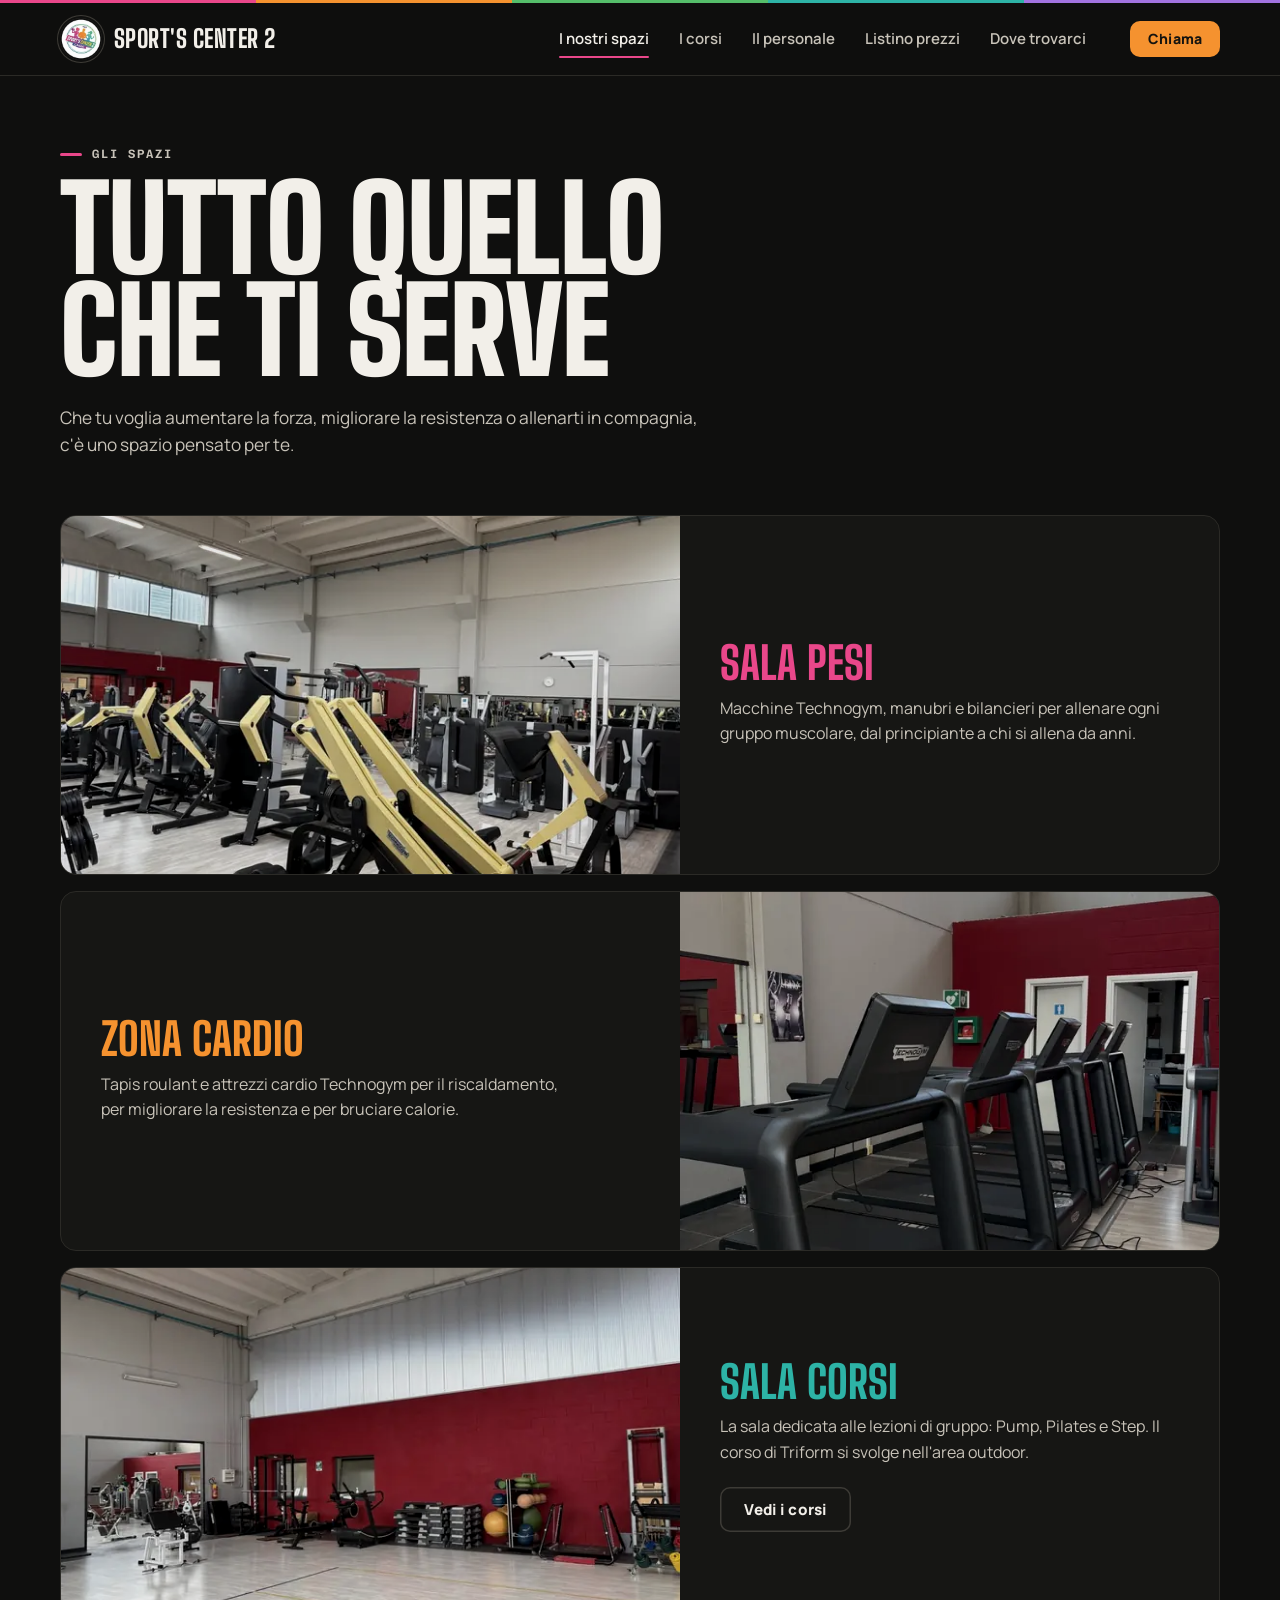
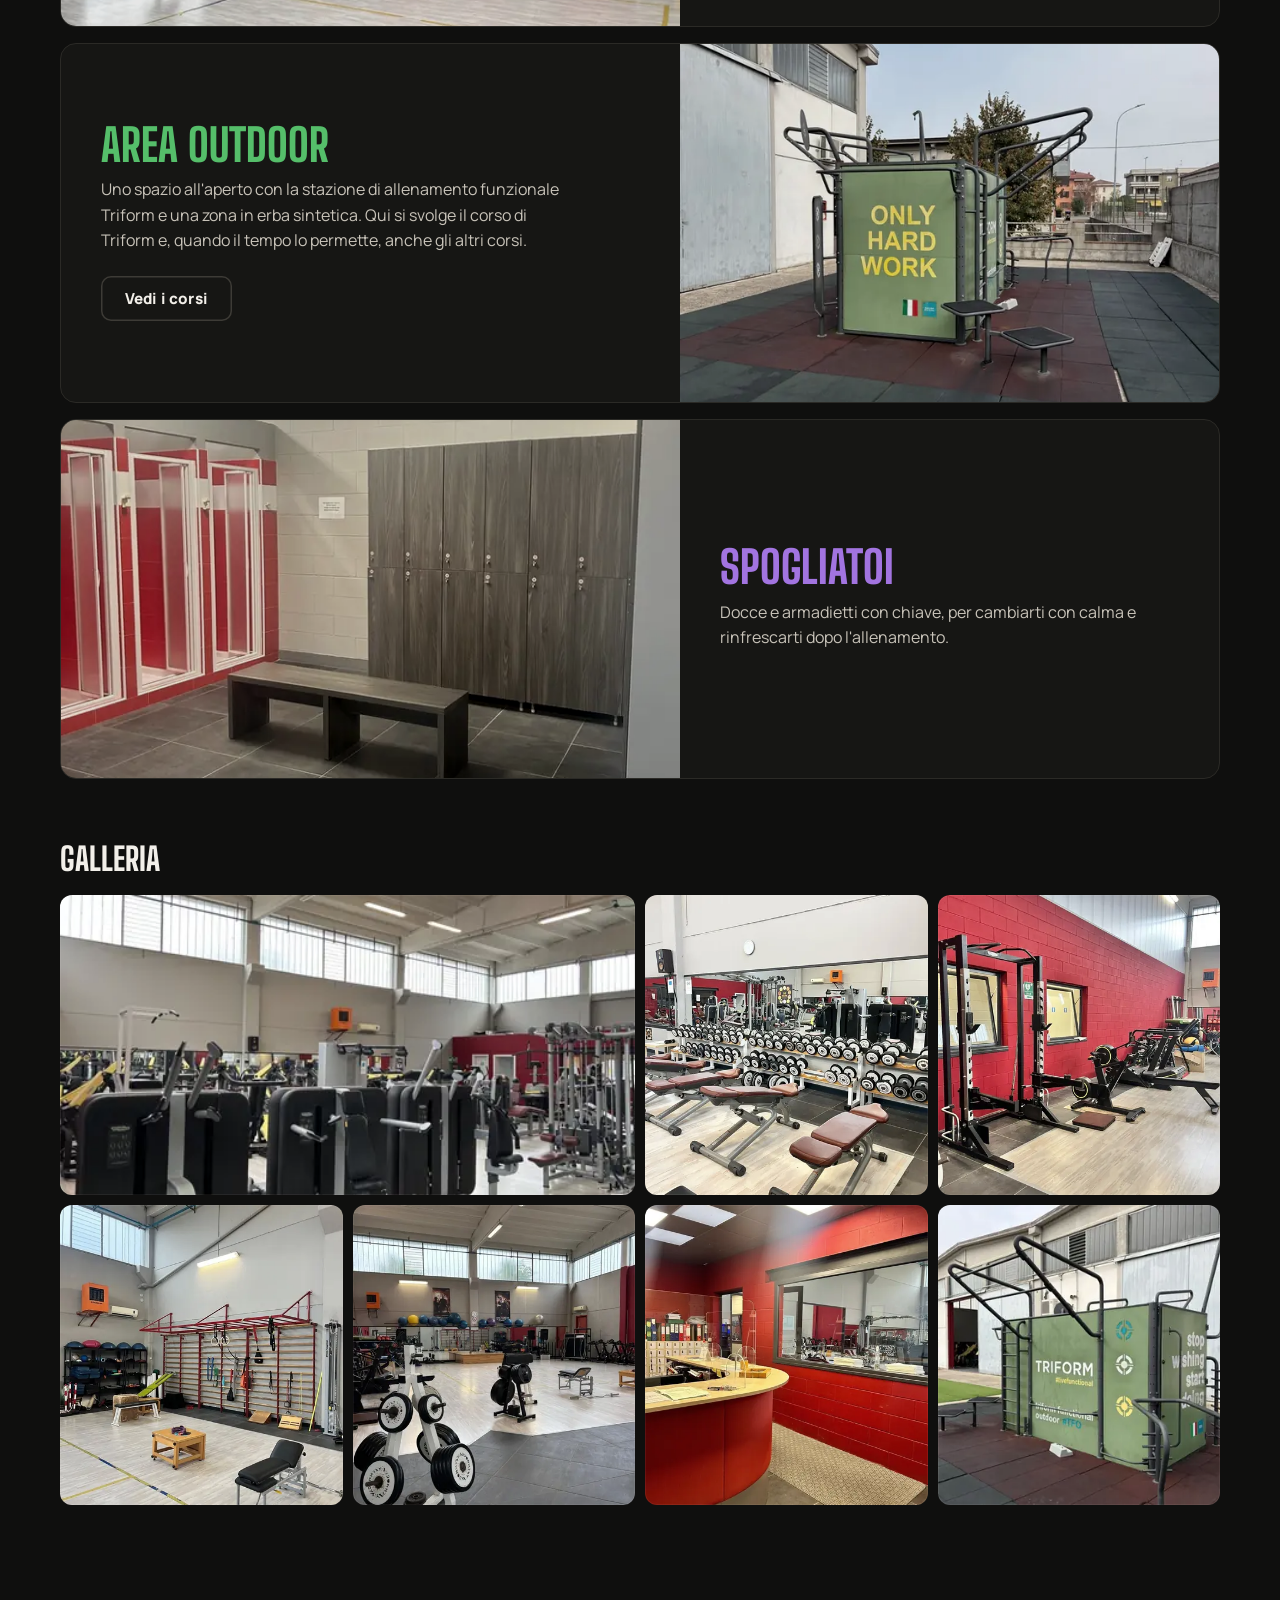
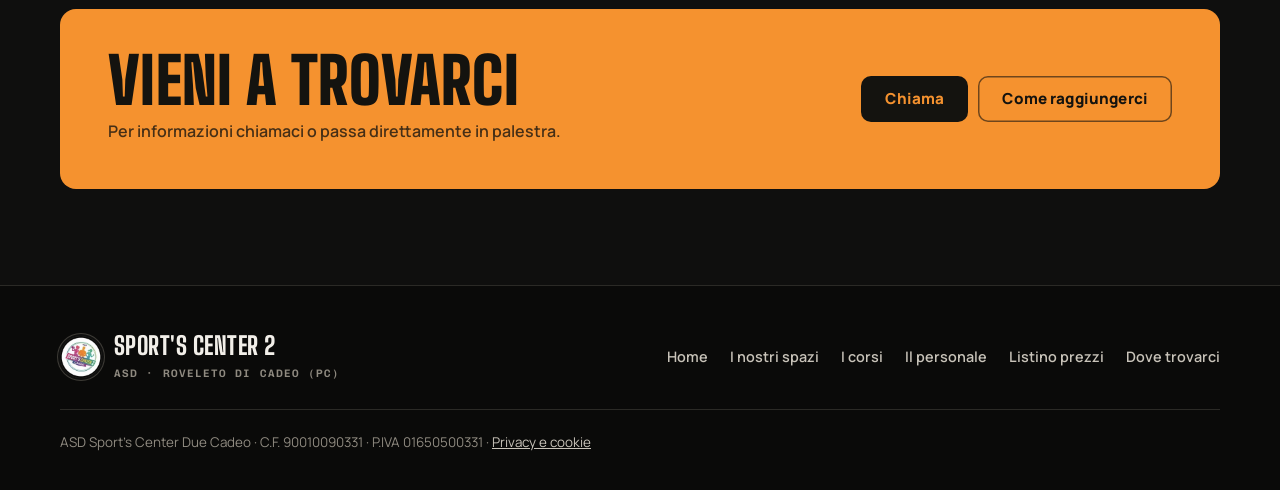
<file: docs/spazi.html>
<!doctype html>
<html lang="it">
<head>
<meta charset="utf-8">
<meta name="robots" content="noindex, nofollow">
<meta name="viewport" content="width=device-width, initial-scale=1, viewport-fit=cover">
<meta name="theme-color" content="#0F0F0E">
<meta name="color-scheme" content="dark">
<title>I nostri spazi · Sport's Center 2</title>
<meta name="description" content="Sala pesi, zona cardio, sala corsi e area outdoor dello Sport's Center 2 a Roveleto di Cadeo.">
<meta property="og:title" content="I nostri spazi · Sport's Center 2">
<meta property="og:description" content="Sala pesi, zona cardio, sala corsi e area outdoor dello Sport's Center 2 a Roveleto di Cadeo.">
<meta property="og:url" content="https://pippodosko.github.io/Sito-Palestra/spazi.html">
<meta property="og:type" content="website">
<meta property="og:locale" content="it_IT">
<meta property="og:site_name" content="Sport's Center 2">
<meta property="og:image" content="https://pippodosko.github.io/Sito-Palestra/img/og.jpg">
<meta property="og:image:width" content="1200">
<meta property="og:image:height" content="630">
<meta name="twitter:card" content="summary_large_image">
<link rel="icon" href="img/favicon-32.png" sizes="32x32" type="image/png">
<link rel="icon" href="img/favicon-192.png" sizes="192x192" type="image/png">
<link rel="apple-touch-icon" href="img/apple-touch-icon.png">

<link rel="preload" as="font" type="font/woff" href="assets/fonts/big-shoulders-display.woff" crossorigin>
<link rel="preload" as="font" type="font/woff" href="assets/fonts/manrope.woff" crossorigin>
<link rel="stylesheet" href="assets/styles.css?v=1e2136d9">
</head>
<body>
<header>
  <div class="stripe"><span></span><span></span><span></span><span></span><span></span></div>
  <nav class="wrap nav" aria-label="Menu principale">
    <a class="brand" href="index.html">
      <img src="img/logo-128.webp" alt="Logo ASD Sport's Center 2" width="42" height="42">
      <b>Sport's Center 2</b>
    </a>
    <ul class="links">
      <li><a class="nav-link active" aria-current="page" href="spazi.html" style="--c:var(--magenta)">I nostri spazi</a></li>
      <li><a class="nav-link" href="corsi.html" style="--c:var(--teal)">I corsi</a></li>
      <li><a class="nav-link" href="personale.html" style="--c:var(--purple)">Il personale</a></li>
      <li><a class="nav-link" href="prezzi.html" style="--c:var(--green)">Listino prezzi</a></li>
      <li><a class="nav-link" href="dove-trovarci.html" style="--c:var(--orange)">Dove trovarci</a></li>
      <li class="menu-extra"><a class="btn" data-tel href="#">Chiama lo 0523 500928</a><p>Via Cavour 3 · Roveleto di Cadeo (PC)</p></li>
    </ul>
    <a class="btn nav-call" data-tel href="#">Chiama</a>
    <button class="menu-btn" aria-label="Apri il menu" aria-expanded="false"><span></span><span></span><span></span></button>
  </nav>
</header>
<main style="--sec:var(--magenta)">
<div class="wrap page-head">
  <p class="kicker">Gli spazi</p>
  <h1 class="display">Tutto quello che ti serve</h1>
  <p class="sec-intro">Che tu voglia aumentare la forza, migliorare la resistenza o allenarti in compagnia, c'è uno spazio pensato per te.</p>
</div>
<div class="wrap page-body">
  <div class="space-rows">
    <article class="space-row" style="--c:var(--magenta)">
      <img src="img/pesi-1200.webp" srcset="img/pesi-640.webp 640w, img/pesi-1200.webp 1200w" sizes="(max-width: 860px) 100vw, 640px" width="1200" height="900" alt="La sala pesi con le macchine Technogym" class="space-img" loading="lazy" decoding="async">
      <div class="space-body"><h2>Sala pesi</h2>
        <p>Macchine Technogym, manubri e bilancieri per allenare ogni gruppo muscolare, dal principiante a chi si allena da anni.</p></div>
    </article>
    <article class="space-row" style="--c:var(--orange)">
      <img src="img/cardio-1200.webp" srcset="img/cardio-640.webp 640w, img/cardio-1200.webp 1200w" sizes="(max-width: 860px) 100vw, 640px" width="1200" height="800" alt="La fila di tapis roulant Technogym della zona cardio" class="space-img" loading="lazy" decoding="async">
      <div class="space-body"><h2>Zona cardio</h2>
        <p>Tapis roulant e attrezzi cardio Technogym per il riscaldamento, per migliorare la resistenza e per bruciare calorie.</p></div>
    </article>
    <article class="space-row" style="--c:var(--teal)">
      <img src="img/corsi-1200.webp" srcset="img/corsi-640.webp 640w, img/corsi-1200.webp 1200w" sizes="(max-width: 860px) 100vw, 640px" width="1200" height="900" alt="La sala corsi con step, fitball e attrezzi per l'allenamento funzionale" class="space-img" loading="lazy" decoding="async">
      <div class="space-body"><h2>Sala corsi</h2>
        <p>La sala dedicata alle lezioni di gruppo: Pump, Pilates e Step. Il corso di Triform si svolge nell'area outdoor.</p>
        <a class="btn ghost" href="corsi.html">Vedi i corsi</a></div>
    </article>
    <article class="space-row" style="--c:var(--green)">
      <img src="img/outdoor-1200.webp" srcset="img/outdoor-640.webp 640w, img/outdoor-1200.webp 1200w" sizes="(max-width: 860px) 100vw, 640px" width="1200" height="900" alt="La stazione Triform dell'area outdoor" class="space-img" loading="lazy" decoding="async">
      <div class="space-body"><h2>Area outdoor</h2>
        <p>Uno spazio all'aperto con la stazione di allenamento funzionale Triform e una zona in erba sintetica. Qui si svolge il corso di Triform e, quando il tempo lo permette, anche gli altri corsi.</p>
        <a class="btn ghost" href="corsi.html">Vedi i corsi</a></div>
    </article>
    <article class="space-row" style="--c:var(--purple)">
      <img src="img/spogliatoi-1200.webp" srcset="img/spogliatoi-640.webp 640w, img/spogliatoi-1200.webp 1200w" sizes="(max-width: 860px) 100vw, 640px" width="1200" height="900" alt="Lo spogliatoio con docce e armadietti" class="space-img" loading="lazy" decoding="async">
      <div class="space-body"><h2>Spogliatoi</h2>
        <p>Docce e armadietti con chiave, per cambiarti con calma e rinfrescarti dopo l'allenamento.</p></div>
    </article>
  </div>

  <h2 class="sub-title">Galleria</h2>
  <div class="gallery" data-gallery>
    <a class="shot" href="img/g-macchine-960.webp"><img src="img/g-macchine-960.webp" srcset="img/g-macchine-480.webp 480w, img/g-macchine-960.webp 960w" sizes="(max-width: 600px) 50vw, (max-width: 1040px) 33vw, 300px" width="960" height="720" alt="Macchine Technogym in sala pesi" loading="lazy" decoding="async"></a>
    <a class="shot" href="img/g-manubri-960.webp"><img src="img/g-manubri-960.webp" srcset="img/g-manubri-480.webp 480w, img/g-manubri-960.webp 960w" sizes="(max-width: 600px) 50vw, (max-width: 1040px) 33vw, 300px" width="960" height="1280" alt="La rastrelliera dei manubri con le panche regolabili" loading="lazy" decoding="async"></a>
    <a class="shot" href="img/g-rack-960.webp"><img src="img/g-rack-960.webp" srcset="img/g-rack-480.webp 480w, img/g-rack-960.webp 960w" sizes="(max-width: 600px) 50vw, (max-width: 1040px) 33vw, 300px" width="960" height="1280" alt="Il rack e gli attrezzi Technogym davanti al muro rosso" loading="lazy" decoding="async"></a>
    <a class="shot" href="img/g-funzionale-960.webp"><img src="img/g-funzionale-960.webp" srcset="img/g-funzionale-480.webp 480w, img/g-funzionale-960.webp 960w" sizes="(max-width: 600px) 50vw, (max-width: 1040px) 33vw, 300px" width="960" height="1280" alt="La spalliera con anelli ed elastici per l'allenamento funzionale" loading="lazy" decoding="async"></a>
    <a class="shot" href="img/g-dischi-960.webp"><img src="img/g-dischi-960.webp" srcset="img/g-dischi-480.webp 480w, img/g-dischi-960.webp 960w" sizes="(max-width: 600px) 50vw, (max-width: 1040px) 33vw, 300px" width="960" height="1280" alt="I dischi in primo piano e la sala corsi sullo sfondo" loading="lazy" decoding="async"></a>
    <a class="shot" href="img/g-reception-960.webp"><img src="img/g-reception-960.webp" srcset="img/g-reception-480.webp 480w, img/g-reception-960.webp 960w" sizes="(max-width: 600px) 50vw, (max-width: 1040px) 33vw, 300px" width="960" height="1280" alt="La reception all'ingresso" loading="lazy" decoding="async"></a>
    <a class="shot" href="img/g-triform-960.webp"><img src="img/g-triform-960.webp" srcset="img/g-triform-480.webp 480w, img/g-triform-960.webp 960w" sizes="(max-width: 600px) 50vw, (max-width: 1040px) 33vw, 300px" width="960" height="720" alt="La stazione Triform vista dal lato della palestra" loading="lazy" decoding="async"></a>
  </div>
</div>

<dialog class="lightbox" aria-label="Foto ingrandita">
  <img alt="">
  <button class="lb-close" type="button" aria-label="Chiudi">×</button>
  <button class="lb-prev" type="button" aria-label="Foto precedente">‹</button>
  <button class="lb-next" type="button" aria-label="Foto successiva">›</button>
</dialog>

<div class="wrap"><div class="band">
    <div><h2 class="display">Vieni a trovarci</h2><p>Per informazioni chiamaci o passa direttamente in palestra.</p></div>
    <div class="btns"><a class="btn" data-tel href="#">Chiama</a><a class="btn ghost" href="dove-trovarci.html">Come raggiungerci</a></div>
    <div class="stripe"><span></span><span></span><span></span><span></span><span></span></div></div></div>
</main>
<footer>
  <div class="wrap">
    <div class="foot">
      <a class="brand" href="index.html"><img src="img/logo-128.webp" alt="" width="42" height="42" loading="lazy"><div><b>Sport's Center 2</b><small>ASD · Roveleto di Cadeo (PC)</small></div></a>
      <nav aria-label="Menu secondario"><a href="index.html">Home</a> <a href="spazi.html">I nostri spazi</a> <a href="corsi.html">I corsi</a> <a href="personale.html">Il personale</a> <a href="prezzi.html">Listino prezzi</a> <a href="dove-trovarci.html">Dove trovarci</a></nav>
    </div>
    <p class="legal">ASD Sport's Center Due Cadeo · C.F. 90010090331 · P.IVA 01650500331 · <a href="privacy.html">Privacy e cookie</a></p>
  </div>
</footer>
<script src="assets/script.js?v=fbadb438"></script>
</body>
</html>
</file>
<file: docs/assets/styles.css>
@font-face{font-family:"Big Shoulders Display";src:url(fonts/big-shoulders-display.woff) format("woff");font-weight:700 900;font-display:swap}
@font-face{font-family:"Manrope";src:url(fonts/manrope.woff) format("woff");font-weight:400 800;font-display:swap}
@font-face{font-family:"Chivo Mono";src:url(fonts/chivo-mono.woff) format("woff");font-weight:500 700;font-display:swap}
/* =========================================================
   SPORT'S CENTER 2 · tema scuro
   Palette: nero gomma del pavimento, acciaio, magnesite per il testo.
   I colori di sezione vengono dal logo (magenta, arancio, verde,
   petrolio, viola), ritoccati per il fondo scuro. L'arancio del logo
   è anche il colore delle azioni (bottoni, "oggi", evidenziazioni).
   Font: Big Shoulders Display (titoli), Manrope (testo), Chivo Mono (orari, prezzi, etichette).
   ========================================================= */
:root{
  color-scheme:dark;
  --bg:#0F0F0E; --bg-2:#161614; --bg-3:#1E1E1B; --line:#2B2A26; --line-2:#3D3B36;
  --chalk:#F2EFE9; --chalk-2:#C8C3B9; --muted:#8F8A80;
  --accent:#F5922F; --accent-d:#E07D1A; --on-accent:#14130F;
  --red:#E5483A;
  --magenta:#E9478A; --orange:#F5922F; --green:#55BE6A; --teal:#2DB3A6; --purple:#A274E0;
  --wa:#25D366;
  --f-display:"Big Shoulders Display","Arial Narrow",Impact,sans-serif;
  --f-body:"Manrope",system-ui,-apple-system,"Segoe UI",sans-serif;
  --f-mono:"Chivo Mono",ui-monospace,"SF Mono",Menlo,Consolas,monospace;
  --r:10px; --r-lg:16px; --max:1200px; --head:75px;
  --ease-out:cubic-bezier(0.23, 1, 0.32, 1);
  --ease-in-out:cubic-bezier(0.77, 0, 0.175, 1);
}

/* ---------- Base ---------- */
*{box-sizing:border-box;margin:0;padding:0}
html{-webkit-tap-highlight-color:transparent;-webkit-text-size-adjust:100%;scroll-behavior:smooth;background:var(--bg)}
body{font-family:var(--f-body);font-size:16px;background:var(--bg);color:var(--chalk);line-height:1.6;-webkit-font-smoothing:antialiased;
  display:flex;flex-direction:column;min-height:100vh;min-height:100svh}
body::before{content:"";position:fixed;inset:0 0 auto;height:env(safe-area-inset-top,0px);z-index:51;background:var(--bg)}
main{flex:1}
img{max-width:100%;display:block}
a{color:inherit}
a,button{touch-action:manipulation}
:focus-visible{outline:2px solid var(--accent);outline-offset:3px;border-radius:4px}
::selection{background:var(--accent);color:var(--on-accent)}
.wrap{max-width:var(--max);margin:0 auto;padding-left:max(20px,env(safe-area-inset-left,0px));padding-right:max(20px,env(safe-area-inset-right,0px))}
.display{font-family:var(--f-display);font-weight:800;text-transform:uppercase;letter-spacing:.005em;line-height:.92}
h1,h2,h3{text-wrap:balance}
.btn,.nav-link,.menu-btn,.wa-float,.wk-item,.tile .go{user-select:none;-webkit-user-select:none;-webkit-touch-callout:none}

/* Striscia con i colori del logo */
.stripe{display:flex;height:3px}
.stripe span{flex:1}
.stripe span:nth-child(1){background:var(--magenta)}.stripe span:nth-child(2){background:var(--orange)}
.stripe span:nth-child(3){background:var(--green)}.stripe span:nth-child(4){background:var(--teal)}
.stripe span:nth-child(5){background:var(--purple)}

/* Segnaposto: spariscono quando arrivano i contenuti veri */
.ph{background:rgba(244,196,48,.1);outline:1.5px dashed rgba(244,196,48,.6);outline-offset:-1.5px;color:#F6D774;font:600 .78rem/1.5 var(--f-mono);
  letter-spacing:0;text-transform:none;border-radius:5px;padding:.15em .5em}
.ph-block{display:grid;place-items:center;text-align:center;padding:24px;border-radius:var(--r-lg);
  background:repeating-linear-gradient(-45deg,#171715 0 14px,#1B1B18 14px 28px);outline:1.5px dashed var(--line-2);outline-offset:-1.5px;
  color:var(--muted);font:600 .78rem/1.6 var(--f-mono);text-transform:uppercase;letter-spacing:.06em}

/* ---------- Bottoni ---------- */
.btn{display:inline-flex;align-items:center;justify-content:center;gap:8px;border:0;cursor:pointer;text-decoration:none;
  font:800 .95rem/1 var(--f-body);letter-spacing:.01em;padding:15px 24px;border-radius:var(--r);background:var(--accent);color:var(--on-accent);
  transition:transform 160ms var(--ease-out),background 150ms ease,color 150ms ease,box-shadow 150ms ease}
.btn:active{transform:scale(0.97)}
.btn.ghost{background:transparent;color:var(--chalk);box-shadow:inset 0 0 0 1.5px var(--line-2)}

/* ---------- Intestazione e menu ---------- */
header{position:sticky;top:env(safe-area-inset-top,0px);z-index:50;background:rgba(15,15,14,.82);
  -webkit-backdrop-filter:blur(14px) saturate(1.3);backdrop-filter:blur(14px) saturate(1.3);border-bottom:1px solid var(--line)}
.nav{display:flex;align-items:center;gap:16px;height:72px}
.brand{display:flex;align-items:center;gap:12px;text-decoration:none;flex:none}
.brand img{width:42px;height:42px;border-radius:50%;box-shadow:0 0 0 2px var(--bg),0 0 0 3px var(--line-2)}
.brand b{font-family:var(--f-display);font-weight:800;font-size:1.55rem;letter-spacing:.02em;text-transform:uppercase;line-height:1}
.links{display:flex;align-items:center;gap:30px;list-style:none;margin-left:auto}
.nav-link{position:relative;display:block;text-decoration:none;font-weight:600;font-size:.94rem;color:var(--chalk-2);padding:8px 0;white-space:nowrap;transition:color 150ms ease}
.nav-link::after{content:"";position:absolute;left:0;right:0;bottom:1px;height:2px;border-radius:2px;background:var(--c);transform:scaleX(0);transform-origin:left;transition:transform 220ms var(--ease-out)}
.nav-link.active{color:var(--chalk)}
.nav-link.active::after{transform:scaleX(1)}
.menu-extra{display:none}
.nav-call{margin-left:28px;padding:11px 18px;font-size:.88rem}
.menu-btn{display:none;background:none;border:0;cursor:pointer;width:44px;height:44px;margin-left:auto;border-radius:10px;transition:transform 160ms var(--ease-out)}
.menu-btn:active{transform:scale(0.92)}
.menu-btn span{display:block;width:24px;height:2px;background:var(--chalk);margin:6px auto;border-radius:2px;transition:transform 200ms var(--ease-in-out),opacity 150ms ease}
header.open .menu-btn span:nth-child(1){transform:translateY(8px) rotate(45deg)}
header.open .menu-btn span:nth-child(2){opacity:0}
header.open .menu-btn span:nth-child(3){transform:translateY(-8px) rotate(-45deg)}

/* ---------- Pillola "Aperto ora" ---------- */
.status{display:inline-flex;align-items:center;gap:10px;background:rgba(30,30,27,.85);border:1px solid var(--line-2);padding:8px 14px 8px 12px;border-radius:999px;
  font:600 .74rem/1 var(--f-mono);letter-spacing:.06em;text-transform:uppercase;text-decoration:none;color:var(--chalk)}
.dot{width:8px;height:8px;border-radius:50%;background:var(--muted);flex:none;position:relative}
.status.open .dot{background:var(--green)}
.status.closed .dot{background:var(--red)}

/* =========================================================
   HOME
   ========================================================= */
.hero{position:relative;isolation:isolate;overflow:hidden;display:flex;align-items:flex-end;min-height:clamp(560px,80svh,860px);padding-block:110px 52px}
.hero-media{position:absolute;inset:0;z-index:-3}
.hero-media img{width:100%;height:100%;object-fit:cover;object-position:50% 40%;filter:grayscale(.45) contrast(1.08) brightness(.62)}
.hero::before{content:"";position:absolute;inset:0;z-index:-2;
  background:linear-gradient(180deg,rgba(15,15,14,.55) 0%,rgba(15,15,14,.1) 30%,rgba(15,15,14,.55) 62%,var(--bg) 100%),
             linear-gradient(90deg,rgba(15,15,14,.55) 0%,rgba(15,15,14,0) 60%)}
.hero::after{content:"";position:absolute;inset:0;z-index:-1;opacity:.18;mix-blend-mode:overlay;pointer-events:none;
  background-image:url("data:image/svg+xml,%3Csvg xmlns='http://www.w3.org/2000/svg' width='160' height='160'%3E%3Cfilter id='n'%3E%3CfeTurbulence type='fractalNoise' baseFrequency='.9' numOctaves='2' stitchTiles='stitch'/%3E%3C/filter%3E%3Crect width='100%25' height='100%25' filter='url(%23n)'/%3E%3C/svg%3E")}
.hero-inner{width:100%}
.hero-title{font-family:var(--f-display);font-weight:900;text-transform:uppercase;font-size:clamp(4.6rem,16.5vw,15rem);line-height:.8;letter-spacing:-.01em;margin:22px 0 30px}
.hero-title .line{display:block;overflow:hidden;padding-bottom:.03em}
.hero-title .line > span{display:block}
.hero-title .line:nth-child(2){color:var(--accent)}
.hero-foot{display:flex;flex-wrap:wrap;align-items:flex-end;justify-content:space-between;gap:24px 40px}
.lead{font-size:1.15rem;color:var(--chalk-2);max-width:40ch}
.cta{display:flex;flex-wrap:wrap;gap:12px}

/* Informazioni rapide sotto l'apertura */
.facts{display:grid;grid-template-columns:repeat(3,1fr);border-block:1px solid var(--line);margin-block:8px 64px}
.fact{display:flex;flex-direction:column;gap:6px;padding:22px 24px;text-decoration:none;transition:background 150ms ease}
.fact + .fact{border-left:1px solid var(--line)}
.fact small{font:600 .72rem/1 var(--f-mono);letter-spacing:.12em;text-transform:uppercase;color:var(--muted)}
.fact span{font-weight:700;font-size:1.05rem;font-variant-numeric:tabular-nums}

/* Riquadri verso le sezioni */
.tiles{display:grid;grid-template-columns:repeat(4,1fr);gap:14px;padding-bottom:96px}
.tile{position:relative;display:flex;flex-direction:column;gap:10px;min-height:176px;text-decoration:none;background:var(--bg-2);border:1px solid var(--line);
  border-radius:var(--r-lg);padding:26px 24px 22px;overflow:hidden;transition:transform 220ms var(--ease-out),background 200ms ease,border-color 200ms ease}
.tile:active{transform:scale(0.98)}
.tile::before{content:"";width:28px;height:4px;border-radius:2px;background:var(--c)}
.tile h2{font-family:var(--f-display);font-weight:800;text-transform:uppercase;font-size:2.6rem;line-height:.92;margin-top:8px;margin-bottom:auto}
.tile .go{display:flex;align-items:center;justify-content:space-between;font:600 .74rem/1 var(--f-mono);letter-spacing:.1em;text-transform:uppercase;color:var(--muted);
  padding-top:16px;border-top:1px solid var(--line);transition:color 150ms ease}
.tile .go{margin-top:14px}
.tile .go i{font-style:normal;color:var(--c);transition:transform 220ms var(--ease-out)}

/* =========================================================
   PAGINE INTERNE
   ========================================================= */
.page-head{padding-top:72px;padding-bottom:12px}
.kicker{display:flex;align-items:center;gap:10px;font:600 .76rem/1 var(--f-mono);letter-spacing:.16em;text-transform:uppercase;color:var(--chalk-2);margin-bottom:18px}
.kicker::before{content:"";width:22px;height:3px;border-radius:2px;background:var(--sec,var(--accent))}
.page-head h1{font-family:var(--f-display);font-weight:900;text-transform:uppercase;font-size:clamp(3.4rem,9.5vw,7.4rem);line-height:.86;letter-spacing:-.005em;margin-bottom:22px}
.sec-intro{color:var(--chalk-2);max-width:58ch;font-size:1.08rem}
.page-body{padding-top:44px;padding-bottom:104px}
.sub-title{font-family:var(--f-display);font-weight:800;text-transform:uppercase;font-size:2rem;line-height:1;margin:0 0 20px}
.sub-title:not(:first-child){margin-top:64px}
.note{margin-top:18px;color:var(--muted);font-size:.92rem}
.note a{color:var(--chalk-2)}
.tag{display:inline-flex;align-items:center;gap:8px;margin-top:16px;font:600 .7rem/1 var(--f-mono);letter-spacing:.1em;text-transform:uppercase;color:var(--chalk-2);
  border:1px solid var(--line-2);padding:7px 11px;border-radius:999px}
.tag::before{content:"";width:6px;height:6px;border-radius:50%;background:var(--green)}

/* ---------- Spazi ---------- */
.space-rows{display:grid;gap:16px}
.space-row{display:grid;grid-template-columns:1.15fr 1fr;background:var(--bg-2);border:1px solid var(--line);border-radius:var(--r-lg);overflow:hidden}
.space-row:nth-child(even) > :first-child{order:2}
.space-row .ph-block{border-radius:0;min-height:300px;outline-offset:-8px}
.space-img{width:100%;height:100%;min-height:300px;object-fit:cover;filter:grayscale(.2) contrast(1.05) brightness(.9)}
.space-body{padding:40px;display:flex;flex-direction:column;justify-content:center;gap:12px}
.space-body h2{font-family:var(--f-display);font-weight:800;text-transform:uppercase;font-size:2.8rem;line-height:.9;color:var(--c)}
.space-body p{color:var(--chalk-2);max-width:46ch}
.space-body .btn{align-self:flex-start;margin-top:10px}

/* ---------- Corsi ---------- */
.week{display:grid;grid-template-columns:repeat(5,1fr);gap:10px}
.wk-day{background:var(--bg-2);border:1px solid var(--line);border-radius:12px;padding:14px;display:flex;flex-direction:column;gap:8px;min-height:150px;transition:border-color 300ms ease}
.wk-name{font:600 .72rem/1 var(--f-mono);letter-spacing:.12em;text-transform:uppercase;color:var(--muted);padding:2px 0 4px}
.wk-day.today{border-color:var(--accent)}
.wk-day.today .wk-name{color:var(--accent)}
.wk-day.today .wk-name::after{content:" · oggi"}
.wk-item{display:block;text-decoration:none;background:var(--bg-3);border-radius:8px;padding:10px 12px;box-shadow:inset 3px 0 0 var(--c);transition:transform 160ms var(--ease-out),background 150ms ease}
.wk-item:active{transform:scale(0.97)}
.wk-item b{display:block;font-family:var(--f-display);font-weight:800;text-transform:uppercase;font-size:1.35rem;line-height:1;color:var(--c)}
.wk-item span{display:block;margin-top:4px;font:500 .78rem/1 var(--f-mono);color:var(--chalk-2)}
.wk-none{color:var(--muted);font-size:.9rem}
.courses{display:grid;grid-template-columns:repeat(2,1fr);gap:14px}
.course{position:relative;background:var(--bg-2);border:1px solid var(--line);border-radius:var(--r-lg);padding:30px 30px 32px;scroll-margin-top:110px;overflow:hidden}
.course::before{content:"";position:absolute;left:0;right:0;top:0;height:3px;background:var(--c)}
.course h2{font-family:var(--f-display);font-weight:900;font-size:3rem;text-transform:uppercase;line-height:.88;color:var(--c)}
.course .what{color:var(--chalk-2);margin-top:12px;max-width:48ch}
.outdoor{margin-top:14px;display:flex;flex-wrap:wrap;gap:6px 18px;align-items:baseline;background:rgba(85,190,106,.16);border:1px solid rgba(85,190,106,.42);border-radius:var(--r-lg);padding:22px 28px;color:var(--chalk-2)}
.outdoor .display{font-size:1.6rem;color:var(--green)}

/* ---------- Orari ---------- */
.hours-grid{display:grid;grid-template-columns:.9fr 1.1fr;gap:56px;align-items:start}
.hours{list-style:none;border-radius:var(--r-lg);overflow:hidden;border:1px solid var(--line);background:var(--bg-2)}
.hours li{display:flex;justify-content:space-between;align-items:center;padding:17px 24px;border-bottom:1px solid var(--line)}
.hours li:last-child{border-bottom:0}
.hours .d{font-family:var(--f-display);font-weight:800;text-transform:uppercase;font-size:1.45rem;line-height:1;letter-spacing:.01em}
.hours .t{font:500 1rem/1 var(--f-mono);color:var(--chalk-2)}
.hours li.closed .t{color:var(--muted)}
.hours li.today{background:var(--accent);color:var(--on-accent)}
.hours li.today .t{color:var(--on-accent);font-weight:600}
.hours li.today .d::after{content:"Oggi";font:700 .66rem/1 var(--f-mono);letter-spacing:.1em;text-transform:uppercase;background:rgba(20,19,15,.14);padding:4px 8px;border-radius:999px;margin-left:12px;vertical-align:middle}

/* ---------- Listino ---------- */
.price-groups{display:grid;grid-template-columns:1fr 1fr;gap:14px}
.price-group{background:var(--bg-2);border:1px solid var(--line);border-radius:var(--r-lg);padding:32px}
.price-group.dark{background:var(--bg-3);border-color:var(--line-2)}
.price-group h2{font-family:var(--f-display);font-weight:900;text-transform:uppercase;font-size:2.6rem;line-height:.9}
.price-group.dark h2{color:var(--accent)}
.price-group .sub{color:var(--muted);font-size:.95rem;margin:10px 0 18px}
.price-list{list-style:none}
.price-list li{display:flex;justify-content:space-between;align-items:baseline;gap:16px;padding:16px 0;border-top:1px solid var(--line)}
.price-list .n{font-weight:700}
.price-list .n small{display:block;font-weight:500;color:var(--muted);font-size:.86rem;margin-top:2px}
.price-list .p{font:600 1.35rem/1 var(--f-mono);white-space:nowrap}
.reqs{display:grid;grid-template-columns:1fr 1fr;gap:14px}
.req{display:flex;flex-direction:column;gap:10px;background:var(--bg-2);border:1px solid var(--line);border-radius:var(--r-lg);padding:28px 30px}
.req h3{font-family:var(--f-display);font-weight:800;text-transform:uppercase;font-size:1.9rem;line-height:.95}
.req p{color:var(--chalk-2);max-width:52ch}
.req-price{font:600 1.5rem/1 var(--f-mono);margin-top:auto;padding-top:8px}

/* ---------- Personale ---------- */
.staff{display:grid;grid-template-columns:repeat(3,1fr);gap:14px}
.person{background:var(--bg-2);border:1px solid var(--line);border-radius:var(--r-lg);overflow:hidden}
.person .ph-block{border-radius:0;aspect-ratio:1/1;outline-offset:-8px}
.person-body{padding:22px 24px 26px}
.person h2{font-family:var(--f-display);font-weight:800;text-transform:uppercase;font-size:1.8rem;line-height:1}
.person .role{font:600 .72rem/1 var(--f-mono);letter-spacing:.12em;text-transform:uppercase;color:var(--c);margin:10px 0 12px}
.person .bio{color:var(--chalk-2);font-size:.95rem}

/* ---------- Dove trovarci ---------- */
#orari{margin-bottom:72px;scroll-margin-top:100px}
#orari .note{margin-top:18px}
.contacts{display:grid;grid-template-columns:1fr 1.25fr;gap:14px}
.contact-list{list-style:none;display:grid;gap:10px;align-content:start}
.contact-list li{background:var(--bg-2);border:1px solid var(--line);border-radius:12px;padding:16px 20px}
.contact-list small{display:block;font:600 .7rem/1 var(--f-mono);letter-spacing:.12em;text-transform:uppercase;color:var(--muted);margin-bottom:8px}
.contact-list a,.contact-list .v{font-weight:700;font-size:1.05rem;text-decoration:none}
.contact-list li.plain{background:none;border:0;padding:8px 0 0}
.map{position:relative;border-radius:var(--r-lg);overflow:hidden;min-height:420px;border:1px solid var(--line);background:var(--bg-2)}
.map-card{display:grid;place-content:center;justify-items:center;gap:8px;text-align:center;text-decoration:none;height:100%;min-height:420px;padding:28px;
  background-color:var(--bg-2);
  background-image:linear-gradient(rgba(242,239,233,.045) 1px,transparent 1px),linear-gradient(90deg,rgba(242,239,233,.045) 1px,transparent 1px);background-size:32px 32px}
.map-card b{font-family:var(--f-display);font-weight:900;text-transform:uppercase;font-size:2.4rem;line-height:.9;margin-top:10px}
.map-card > span:not(.map-pin):not(.btn){color:var(--chalk-2);font-weight:600}
.map-card .btn{margin-top:14px}
.map-pin{position:relative;display:block;width:64px;height:64px;border-radius:50%;background:#fff;border:3px solid var(--accent);box-shadow:0 12px 24px -8px rgba(0,0,0,.7)}
.map-pin::after{content:"";position:absolute;left:50%;bottom:-13px;margin-left:-9px;border:9px solid transparent;border-top:12px solid var(--accent);border-bottom:0}
.map-pin img{width:100%;height:100%;border-radius:50%;object-fit:cover}
.map.live{min-height:420px}
.logo-pin{background:none;border:0}
.map .leaflet-container{font-family:var(--f-body);background:var(--bg-2)}
.map .leaflet-popup-content-wrapper,.map .leaflet-popup-tip{background:var(--bg-3);color:var(--chalk);box-shadow:0 12px 30px -10px rgba(0,0,0,.8)}
.map .leaflet-popup-content{font-size:.92rem;line-height:1.5}
.map .leaflet-popup-content a{color:var(--accent);font-weight:700}
.map .leaflet-container a.leaflet-popup-close-button{color:var(--muted)}
.map .leaflet-bar{border:1px solid var(--line-2);box-shadow:none}
.map .leaflet-bar a{background:var(--bg-3);color:var(--chalk);border-bottom-color:var(--line-2)}
.map .leaflet-control-attribution{background:rgba(15,15,14,.75);color:var(--muted)}
.map .leaflet-control-attribution a{color:var(--chalk-2)}

/* ---------- Banda finale arancio ---------- */
.band{position:relative;overflow:hidden;background:var(--accent);color:var(--on-accent);border-radius:var(--r-lg);padding:44px 48px;
  display:flex;flex-wrap:wrap;justify-content:space-between;align-items:center;gap:24px;margin-bottom:96px}
.band h2{font-family:var(--f-display);font-weight:900;font-size:clamp(2.6rem,5vw,4rem);line-height:.88}
.band p{color:rgba(20,19,15,.78);margin-top:10px;font-weight:600}
.band .stripe{display:none}
.band .btns{display:flex;flex-wrap:wrap;gap:10px}
.band .btn{background:var(--on-accent);color:var(--accent)}
.band .btn.ghost{background:transparent;color:var(--on-accent);box-shadow:inset 0 0 0 1.5px rgba(20,19,15,.6)}

/* ---------- Piè di pagina ---------- */
footer{background:#0A0A09;border-top:1px solid var(--line);color:var(--muted);padding:48px 0 36px}
.foot{display:flex;flex-wrap:wrap;justify-content:space-between;gap:28px;align-items:center}
.foot .brand b{color:var(--chalk)}
.foot .brand small{display:block;font:600 .68rem/1 var(--f-mono);letter-spacing:.1em;text-transform:uppercase;color:var(--muted);margin-top:6px}
.foot nav{display:flex;flex-wrap:wrap;gap:8px 22px}
.foot nav a{color:var(--chalk-2);text-decoration:none;font-weight:600;font-size:.9rem;transition:color 150ms ease}
.legal{border-top:1px solid var(--line);margin-top:30px;padding-top:22px;font-size:.84rem}
.legal a{color:var(--chalk-2)}

/* ---------- Pallino WhatsApp (pagina corsi) ---------- */
.wa-float{position:fixed;right:max(20px,env(safe-area-inset-right,0px));bottom:calc(20px + env(safe-area-inset-bottom,0px));z-index:60;
  display:flex;align-items:center;gap:10px;background:var(--wa);color:#06230F;text-decoration:none;border-radius:999px;padding:14px;
  box-shadow:0 14px 30px -10px rgba(0,0,0,.8);transition:transform 160ms var(--ease-out),opacity 150ms ease}
.wa-float:active{transform:scale(0.95)}
.wa-label{font-weight:800;font-size:.92rem;padding-right:8px}
html.menu-open .wa-float{opacity:0;pointer-events:none}

/* =========================================================
   HOVER (solo con mouse o trackpad)
   ========================================================= */
@media (hover:hover) and (pointer:fine){
  .nav-link:hover{color:var(--chalk)}
  .nav-link:hover::after{transform:scaleX(1)}
  .btn:hover{background:var(--accent-d)}
  .btn.ghost:hover{background:var(--chalk);color:var(--bg);box-shadow:none}
  .band .btn:hover{background:#000;color:var(--accent)}
  .band .btn.ghost:hover{background:var(--on-accent);color:var(--accent)}
  .fact:hover{background:var(--bg-2)}
  .tile:hover{transform:translateY(-4px);background:var(--bg-3);border-color:var(--line-2)}
  .tile:hover .go{color:var(--chalk)}
  .tile:hover .go i{transform:translateX(4px)}
  .tile:active{transform:translateY(-4px) scale(0.98)}
  .wk-item:hover{background:#262622}
  .wa-float:hover{transform:scale(1.04)}
  .foot nav a:hover{color:var(--chalk)}
}

/* =========================================================
   ANIMAZIONI (sobrie)
   ========================================================= */
@keyframes rise{from{opacity:0;transform:translateY(10px)}to{opacity:1;transform:none}}
@keyframes lineup{from{transform:translateY(105%)}to{transform:none}}
@keyframes settle{from{opacity:0;transform:scale(1.08)}to{opacity:1;transform:none}}
@keyframes ping{0%{transform:scale(1);opacity:.6}70%,100%{transform:scale(2.8);opacity:0}}
@keyframes lit{from{border-color:var(--line)}}
@keyframes flash{0%,100%{box-shadow:0 0 0 0 transparent}25%{box-shadow:0 0 0 3px var(--c)}}
@keyframes fade{from{opacity:0}}
@keyframes pop{from{opacity:0;transform:translateY(8px) scale(.96)}to{opacity:1;transform:none}}

/* Apertura home: foto che si assesta, titolo che sale riga per riga, poi il resto */
.hero-media img{animation:settle 1400ms var(--ease-out) backwards}
.hero-inner > .status{animation:rise 500ms var(--ease-out) 150ms backwards}
.hero-title .line > span{animation:lineup 800ms var(--ease-out) 250ms backwards}
.hero-title .line:nth-child(2) > span{animation-delay:340ms}
.hero-foot{animation:rise 600ms var(--ease-out) 650ms backwards}
.facts{animation:fade 600ms ease 800ms backwards}
.tiles .tile{animation:rise 500ms var(--ease-out) backwards}
.tiles .tile:nth-child(1){animation-delay:850ms}
.tiles .tile:nth-child(2){animation-delay:900ms}
.tiles .tile:nth-child(3){animation-delay:950ms}
.tiles .tile:nth-child(4){animation-delay:1000ms}

/* Testata delle pagine interne */
.page-head > *{animation:rise 500ms var(--ease-out) backwards}
.page-head > :nth-child(2){animation-delay:60ms}
.page-head > :nth-child(3){animation-delay:120ms}

/* Sezioni che compaiono scorrendo (solo quelle fuori schermo all'apertura) */
.reveal{opacity:0;transform:translateY(18px);transition:opacity 500ms var(--ease-out) var(--d,0ms),transform 650ms var(--ease-out) var(--d,0ms)}
.reveal.in{opacity:1;transform:none}

/* "Aperto ora": battito leggero */
.status.open .dot::after{content:"";position:absolute;inset:0;border-radius:50%;background:var(--green);animation:ping 2.4s var(--ease-out) infinite}

/* Cambio pagina: dissolvenza breve, intestazione ferma */
@view-transition{navigation:auto}
header{view-transition-name:site-header}
::view-transition-old(root),::view-transition-new(root){animation-duration:220ms;animation-timing-function:cubic-bezier(0.23,1,0.32,1)}

/* Calendario: il giorno di oggi si accende per ultimo; scheda raggiunta dal calendario */
.wk-day.today.reveal.in{animation:lit 600ms var(--ease-out) calc(var(--d,0ms) + 450ms) backwards}
.wk-day.today:not(.reveal){animation:lit 600ms var(--ease-out) 500ms backwards}
.course.flash{animation:flash 1400ms var(--ease-out) 250ms}
.map-card .map-pin{animation:pop 500ms var(--ease-out) 200ms backwards}

/* =========================================================
   RESPONSIVE
   ========================================================= */
@media (min-width:861px) and (max-width:1120px){ .links{gap:20px} .nav-link{font-size:.9rem} .nav-call{margin-left:20px} }
@media (min-width:861px) and (max-width:940px){ .nav-call{display:none} }
@media (max-width:1040px){
  .tiles{grid-template-columns:repeat(2,1fr)}
  .staff{grid-template-columns:repeat(2,1fr)}
}

/* Telefono e tablet stretti: menu a tutto schermo */
@media (max-width:860px){
  .menu-btn{display:block}
  .nav-call{display:none}
  .links{position:absolute;top:100%;left:0;right:0;height:calc(100vh - var(--head) - env(safe-area-inset-top,0px));height:calc(100dvh - var(--head) - env(safe-area-inset-top,0px));
    margin:0;display:flex;flex-direction:column;align-items:stretch;gap:0;background:var(--bg);
    padding:10px max(20px,env(safe-area-inset-right,0px)) calc(24px + env(safe-area-inset-bottom,0px)) max(20px,env(safe-area-inset-left,0px));
    overflow-y:auto;overscroll-behavior:contain;
    opacity:0;visibility:hidden;pointer-events:none;transition:opacity 150ms var(--ease-out),visibility 0s 150ms}
  header.open .links{opacity:1;visibility:visible;pointer-events:auto;transition:opacity 200ms var(--ease-out),visibility 0s}
  .links > li:not(.menu-extra){border-bottom:1px solid var(--line)}
  .nav-link{display:flex;align-items:center;justify-content:space-between;gap:16px;padding:20px 0;
    font-family:var(--f-display);font-weight:800;text-transform:uppercase;font-size:2.6rem;line-height:.9;color:var(--chalk);
    opacity:0;transform:translateY(10px);transition:opacity 300ms var(--ease-out),transform 300ms var(--ease-out)}
  .nav-link::after{position:static;width:12px;height:12px;border-radius:50%;flex:none;transform:scale(.55);opacity:.5;transition:transform 200ms var(--ease-out),opacity 200ms ease}
  .nav-link.active{color:var(--chalk)}
  .nav-link.active::after{transform:scale(1);opacity:1}
  .nav-link:active{transform:translateX(4px)}
  header.open .nav-link{opacity:1;transform:none}
  header.open .links > li:nth-child(2) .nav-link{transition-delay:35ms}
  header.open .links > li:nth-child(3) .nav-link{transition-delay:70ms}
  header.open .links > li:nth-child(4) .nav-link{transition-delay:105ms}
  header.open .links > li:nth-child(5) .nav-link{transition-delay:140ms}
  .menu-extra{display:flex;flex-direction:column;gap:12px;margin-top:auto;padding-top:28px;opacity:0;transition:opacity 300ms ease 180ms}
  header.open .menu-extra{opacity:1}
  .menu-extra .btn{padding:17px 22px;font-size:1rem}
  .menu-extra p{color:var(--muted);font:600 .74rem/1.4 var(--f-mono);letter-spacing:.08em;text-transform:uppercase;text-align:center}

  .hero{min-height:clamp(520px,78svh,720px);padding-block:96px 40px}
  .hero-foot{flex-direction:column;align-items:stretch}
  .facts{grid-template-columns:1fr;margin-bottom:48px}
  .fact + .fact{border-left:0;border-top:1px solid var(--line)}
  .fact{flex-direction:row;justify-content:space-between;align-items:baseline;padding:16px 4px}
  .hours-grid,.contacts,.space-row,.price-groups{grid-template-columns:1fr}
  .hours-grid{gap:28px}
  .space-row:nth-child(even) > :first-child{order:0}
  .space-row .ph-block,.space-img{min-height:220px;max-height:280px}
  .space-body{padding:26px}
  .page-head{padding-top:44px;padding-bottom:0}
  .page-body{padding-top:30px;padding-bottom:72px}
  .sub-title:not(:first-child){margin-top:48px}
  .week{grid-template-columns:1fr}
  .wk-day{min-height:0;flex-direction:row;flex-wrap:wrap;align-items:center}
  .wk-name{width:100%}
  .wk-item{flex:1;min-width:130px}
  .band{padding:34px 26px;margin-bottom:72px}
  .tiles{padding-bottom:72px}
  .map,.map-card,.map.live{min-height:320px}
  .wa-label{display:none}
}
@media (max-width:700px){
  .reqs{grid-template-columns:1fr}
}
@media (max-width:600px){
  .tiles,.courses,.staff{grid-template-columns:1fr}
  .tile{min-height:0}
  .cta .btn{flex:1}
  .price-group,.req{padding:24px}
  .course{padding:26px}
  .course h2{font-size:2.6rem}
  .space-body h2{font-size:2.4rem}
}
html.menu-open{overflow:hidden}

/* Chi ha chiesto meno movimento: solo dissolvenze, niente spostamenti */
@media (prefers-reduced-motion:reduce){
  html{scroll-behavior:auto}
  @keyframes rise{from{opacity:0}to{opacity:1}}
  @keyframes lineup{from{opacity:0}to{opacity:1}}
  @keyframes settle{from{opacity:0}to{opacity:1}}
  .reveal{transform:none;transition:opacity 300ms ease var(--d,0ms)}
  .status.open .dot::after{display:none}
  .btn:active,.tile:active,.wk-item:active,.wa-float:active,.menu-btn:active,.nav-link:active{transform:none}
  .nav-link,header.open .nav-link{transform:none}
  @view-transition{navigation:none}
}

/* ---------- Listino: tabelle soci / non soci ---------- */
.price-groups{grid-template-columns:1.2fr 1fr}
.price-group.main{grid-row:span 2}
.price-group h2{margin-bottom:14px}
.sr{position:absolute;width:1px;height:1px;overflow:hidden;clip:rect(0 0 0 0);white-space:nowrap}
.ptable{width:100%;border-collapse:collapse;font-variant-numeric:tabular-nums}
.ptable thead th{font:600 .7rem/1 var(--f-mono);letter-spacing:.12em;text-transform:uppercase;color:var(--muted);text-align:right;padding:0 0 12px}
.ptable thead th.soci{color:var(--chalk)}
.ptable thead th.soci::before{content:"";display:inline-block;width:6px;height:6px;border-radius:50%;background:var(--accent);margin-right:7px;vertical-align:middle}
.ptable tbody th{text-align:left;font-weight:700;padding:17px 0;border-top:1px solid var(--line)}
.ptable td{text-align:right;white-space:nowrap;padding:17px 0 17px 18px;border-top:1px solid var(--line);font:500 1.05rem/1 var(--f-mono);color:var(--muted)}
.ptable td.soci{font-size:1.35rem;font-weight:600;color:var(--chalk)}
.price-group.main td.soci{color:var(--accent)}
.price-group.main .ptable tbody th{font-size:1.1rem}
.best{display:inline-block;margin-left:8px;font:600 .62rem/1 var(--f-mono);letter-spacing:.1em;text-transform:uppercase;color:var(--on-accent);background:var(--accent);padding:4px 7px;border-radius:999px;vertical-align:middle}
.kids{list-style:none;display:grid;grid-template-columns:1fr 1fr;gap:8px}
.kids li{display:flex;flex-direction:column;gap:8px;background:var(--bg-3);border-radius:10px;padding:14px 16px}
.kids small{font:600 .68rem/1 var(--f-mono);letter-spacing:.12em;text-transform:uppercase;color:var(--muted)}
.kids b{font:600 1.3rem/1 var(--f-mono)}
.reqs{grid-template-columns:repeat(3,1fr)}
.req-price small{font:500 .78rem/1 var(--f-mono);color:var(--muted);letter-spacing:.04em}
.rules{margin-top:14px;display:flex;flex-wrap:wrap;gap:10px 28px;align-items:baseline;background:var(--bg-2);border:1px solid var(--line);border-radius:var(--r-lg);padding:22px 28px}
.rules h3{font-family:var(--f-display);font-weight:800;text-transform:uppercase;font-size:1.5rem;line-height:1}
.rules ul{list-style:none;display:grid;gap:6px;color:var(--chalk-2);flex:1;min-width:260px}
.rules li{padding-left:18px;position:relative}
.rules li::before{content:"";position:absolute;left:0;top:.7em;width:8px;height:2px;background:var(--accent)}
@media (max-width:1040px){.reqs{grid-template-columns:1fr 1fr}}
@media (max-width:860px){.price-groups{grid-template-columns:1fr}.price-group.main{grid-row:auto}}
@media (max-width:600px){
  .reqs{grid-template-columns:1fr}
  .ptable td{padding-left:12px}
  .ptable td.soci{font-size:1.2rem}
  .best{display:block;width:max-content;margin:6px 0 0}
}
.price-group.main{display:flex;flex-direction:column}
.price-group.main .ptable{flex:1}
@media (max-width:860px){.price-group.main .ptable{flex:none}}

/* Mappa su richiesta */
.map-actions{display:flex;flex-wrap:wrap;justify-content:center;gap:10px;margin-top:14px}
.map-card .map-actions .btn{margin:0}
.map-note{max-width:40ch;margin-top:12px;color:var(--muted);font-size:.82rem;line-height:1.5}
.map-note a{color:var(--chalk-2)}
.btn:disabled{opacity:.7;cursor:progress}

/* Pagina privacy: testo da leggere */
.legal-text{display:grid;gap:36px;max-width:68ch}
.legal-text section{display:grid;gap:12px;scroll-margin-top:100px}
.legal-text h2{font-family:var(--f-display);font-weight:800;text-transform:uppercase;font-size:1.8rem;line-height:1}
.legal-text p,.legal-text li{color:var(--chalk-2)}
.legal-text b{color:var(--chalk)}
.legal-text a{color:var(--chalk);text-decoration-color:var(--accent);text-underline-offset:3px}
.legal-text ul{list-style:none;display:grid;gap:10px}
.legal-text li{position:relative;padding-left:20px}
.legal-text li::before{content:"";position:absolute;left:0;top:.75em;width:9px;height:2px;background:var(--accent)}
.legal-date{font:600 .74rem/1 var(--f-mono);letter-spacing:.1em;text-transform:uppercase;color:var(--muted)}

/* ---------- Galleria (pagina spazi) ---------- */
.gallery{display:grid;grid-template-columns:repeat(4,1fr);grid-auto-rows:300px;gap:10px}
.shot{position:relative;display:block;overflow:hidden;border-radius:12px;background:var(--bg-2);cursor:zoom-in}
.shot:nth-child(1){grid-column:span 2}
.shot img{width:100%;height:100%;object-fit:cover;transition:transform 500ms var(--ease-out),filter 300ms ease;filter:saturate(.9)}
.shot::after{content:"";position:absolute;inset:0;border-radius:inherit;box-shadow:inset 0 0 0 1px rgba(242,239,233,.06);pointer-events:none}
@media (hover:hover) and (pointer:fine){ .shot:hover img{transform:scale(1.04);filter:none} }
@media (max-width:860px){ .gallery{grid-template-columns:repeat(2,1fr);grid-auto-rows:200px} }

/* Ingrandimento */
.lightbox{border:0;padding:0;margin:auto;background:transparent;max-width:min(1200px,94vw);max-height:92vh;overflow:visible;color:var(--chalk)}
.lightbox::backdrop{background:rgba(8,8,7,.92)}
.lightbox[open]{animation:pop 260ms var(--ease-out)}
.lightbox img{display:block;max-width:min(1200px,94vw);max-height:86vh;width:auto;height:auto;border-radius:12px}
.lightbox button{position:absolute;display:grid;place-items:center;width:48px;height:48px;border:0;border-radius:50%;background:rgba(30,30,27,.85);color:var(--chalk);font:400 2rem/1 var(--f-body);cursor:pointer;transition:background 150ms ease,transform 160ms var(--ease-out)}
.lightbox button:active{transform:scale(.92)}
.lb-close{top:-14px;right:-14px}
.lb-prev{left:-24px;top:50%;margin-top:-24px}
.lb-next{right:-24px;top:50%;margin-top:-24px}
@media (hover:hover) and (pointer:fine){ .lightbox button:hover{background:var(--accent);color:var(--on-accent)} }
@media (max-width:860px){ .lb-close{top:8px;right:8px} .lb-prev{left:8px} .lb-next{right:8px} }

/* ---------- Ingresso (dove trovarci) ---------- */
.contact-col{display:grid;gap:14px;align-content:start}
.entrance{background:var(--bg-2);border:1px solid var(--line);border-radius:12px;overflow:hidden}
.entrance img{width:100%;height:auto;aspect-ratio:3/2;object-fit:cover}
.entrance figcaption{padding:12px 16px;color:var(--chalk-2);font-size:.92rem}

/* ---------- Spazi: dissolvenza morbida entrando nello schermo ---------- */
@keyframes soft-in{from{opacity:0;transform:scale(1.06)}to{opacity:1;transform:none}}
.space-row .space-img{transform-origin:center}
.space-row:first-child .space-img{animation:soft-in 1200ms var(--ease-out) 150ms backwards}
.space-row.reveal{transition:opacity 700ms var(--ease-out),transform 800ms var(--ease-out)}
.space-row.reveal .space-img{opacity:0;transform:scale(1.06)}
.space-row.reveal.in .space-img{opacity:1;transform:none;transition:opacity 900ms var(--ease-out) 100ms,transform 1400ms var(--ease-out) 100ms}
@media (hover:hover) and (pointer:fine){
  .space-row.in .space-img,.space-row:not(.reveal) .space-img{transition:opacity 900ms var(--ease-out),transform 700ms var(--ease-out)}
  .space-row:hover .space-img{transform:scale(1.03)}
}
@media (prefers-reduced-motion:reduce){
  .space-row:first-child .space-img{animation:none}
  .space-row.reveal .space-img{transform:none}
}

/* Spazi: tutti i riquadri della stessa misura */
.space-row{height:360px}
.space-row .space-img,.space-row .ph-block{width:100%;height:100%;min-height:0;max-height:none;object-fit:cover}
.space-body{overflow:hidden}
@media (max-width:860px){
  .space-rows{grid-auto-rows:1fr}
  .space-row{height:auto;grid-template-rows:230px 1fr}
}

/* ---------- Personale: 5 schede, il presidente in evidenza ---------- */
.staff{grid-template-columns:repeat(3,1fr)}
.person{display:flex;flex-direction:column}
.person .ph-block{aspect-ratio:4/3}
.person-body{display:flex;flex-direction:column;gap:10px;flex:1}
.person .role{margin:0}
.lead-person{grid-column:span 2;flex-direction:row;min-height:300px}
.lead-person .ph-block{aspect-ratio:auto;flex:0 0 55%;min-height:100%}
.lead-person .person-body{justify-content:center;padding:32px}
.lead-person h2{font-size:2.4rem}
.skills{list-style:none;display:flex;flex-wrap:wrap;gap:6px;margin-top:4px}
.skills li{display:inline-flex;align-items:center;gap:7px;font:600 .74rem/1 var(--f-mono);letter-spacing:.06em;text-transform:uppercase;
  color:var(--chalk-2);background:var(--bg-3);border:1px solid var(--line-2);padding:7px 10px;border-radius:999px}
.skills li::before{content:"";width:7px;height:7px;border-radius:50%;background:var(--k)}
@media (max-width:1040px){
  .staff{grid-template-columns:repeat(2,1fr)}
  .lead-person{grid-column:span 2}
}
@media (max-width:600px){
  .staff{grid-template-columns:1fr}
  .lead-person{grid-column:auto;flex-direction:column}
  .lead-person .ph-block{flex:none;aspect-ratio:4/3;min-height:0}
  .lead-person .person-body{padding:22px 24px 26px}
  .lead-person h2{font-size:1.8rem}
}
</file>
